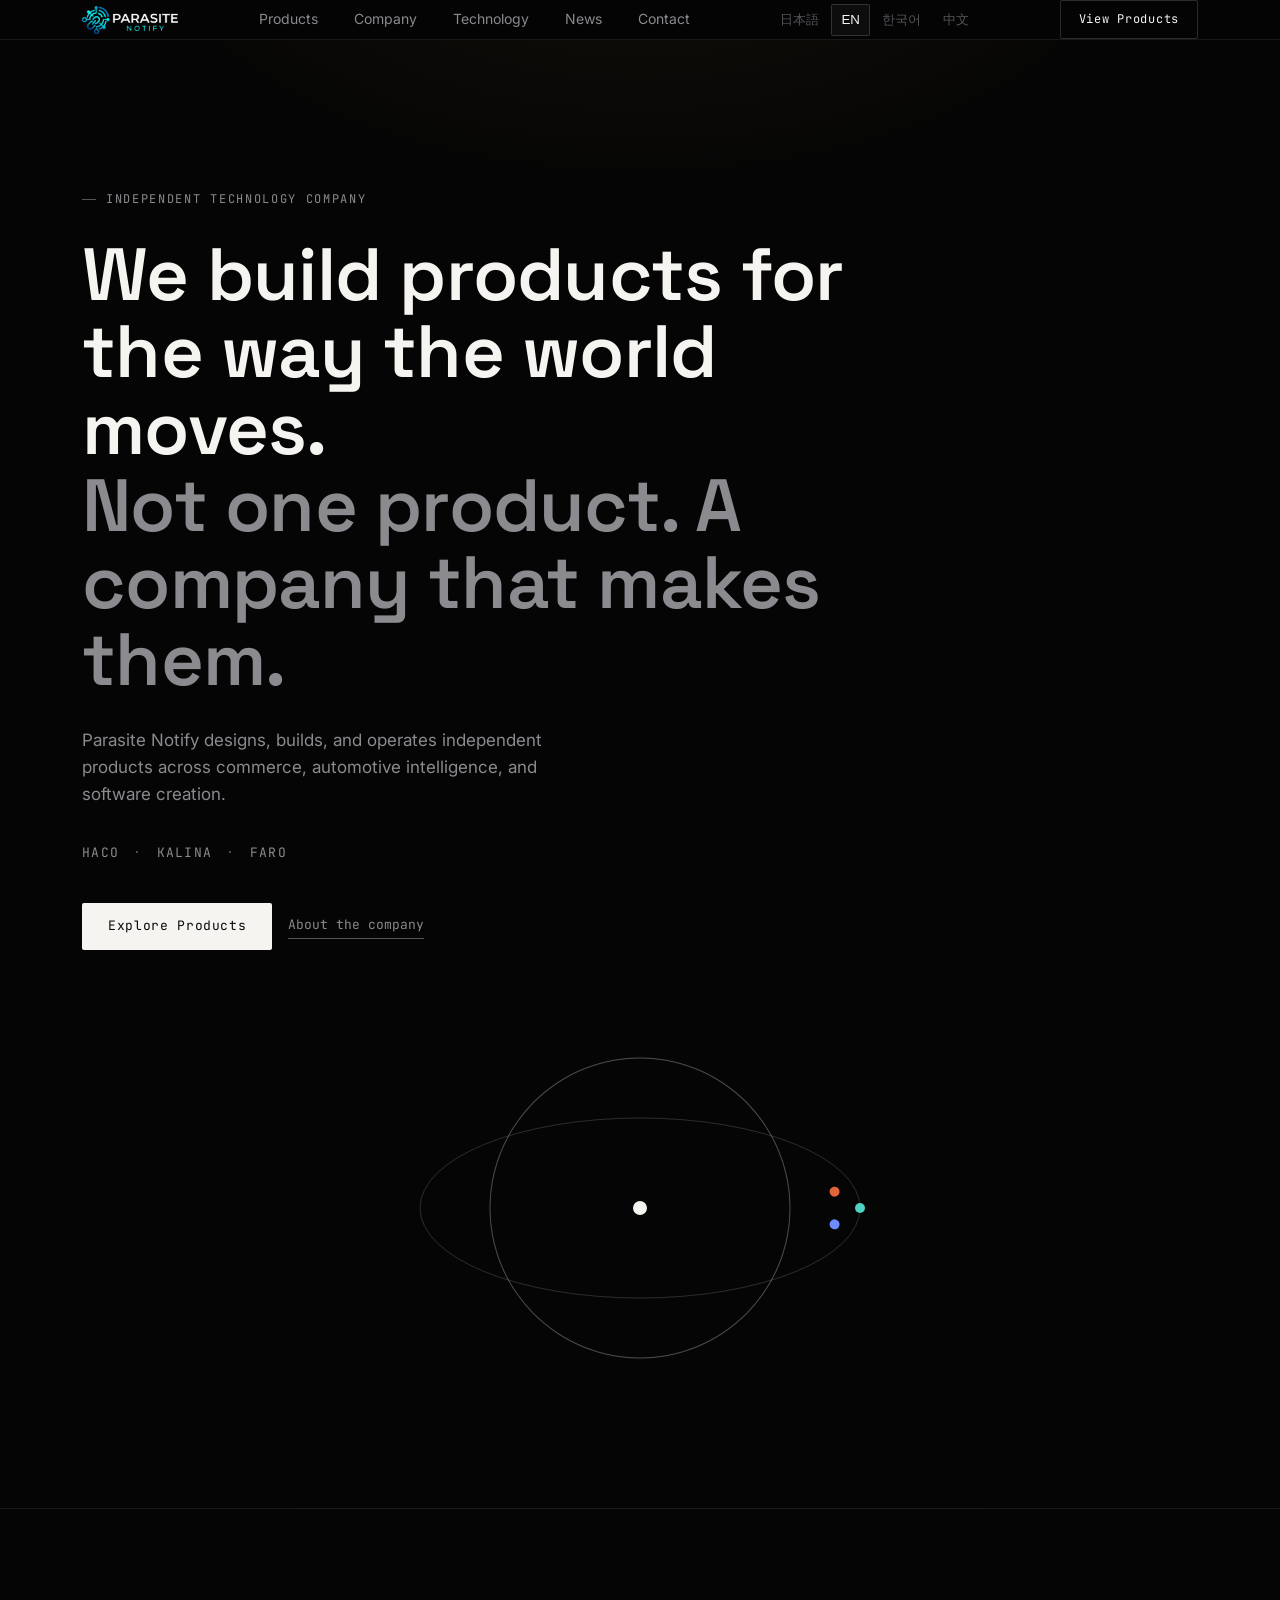
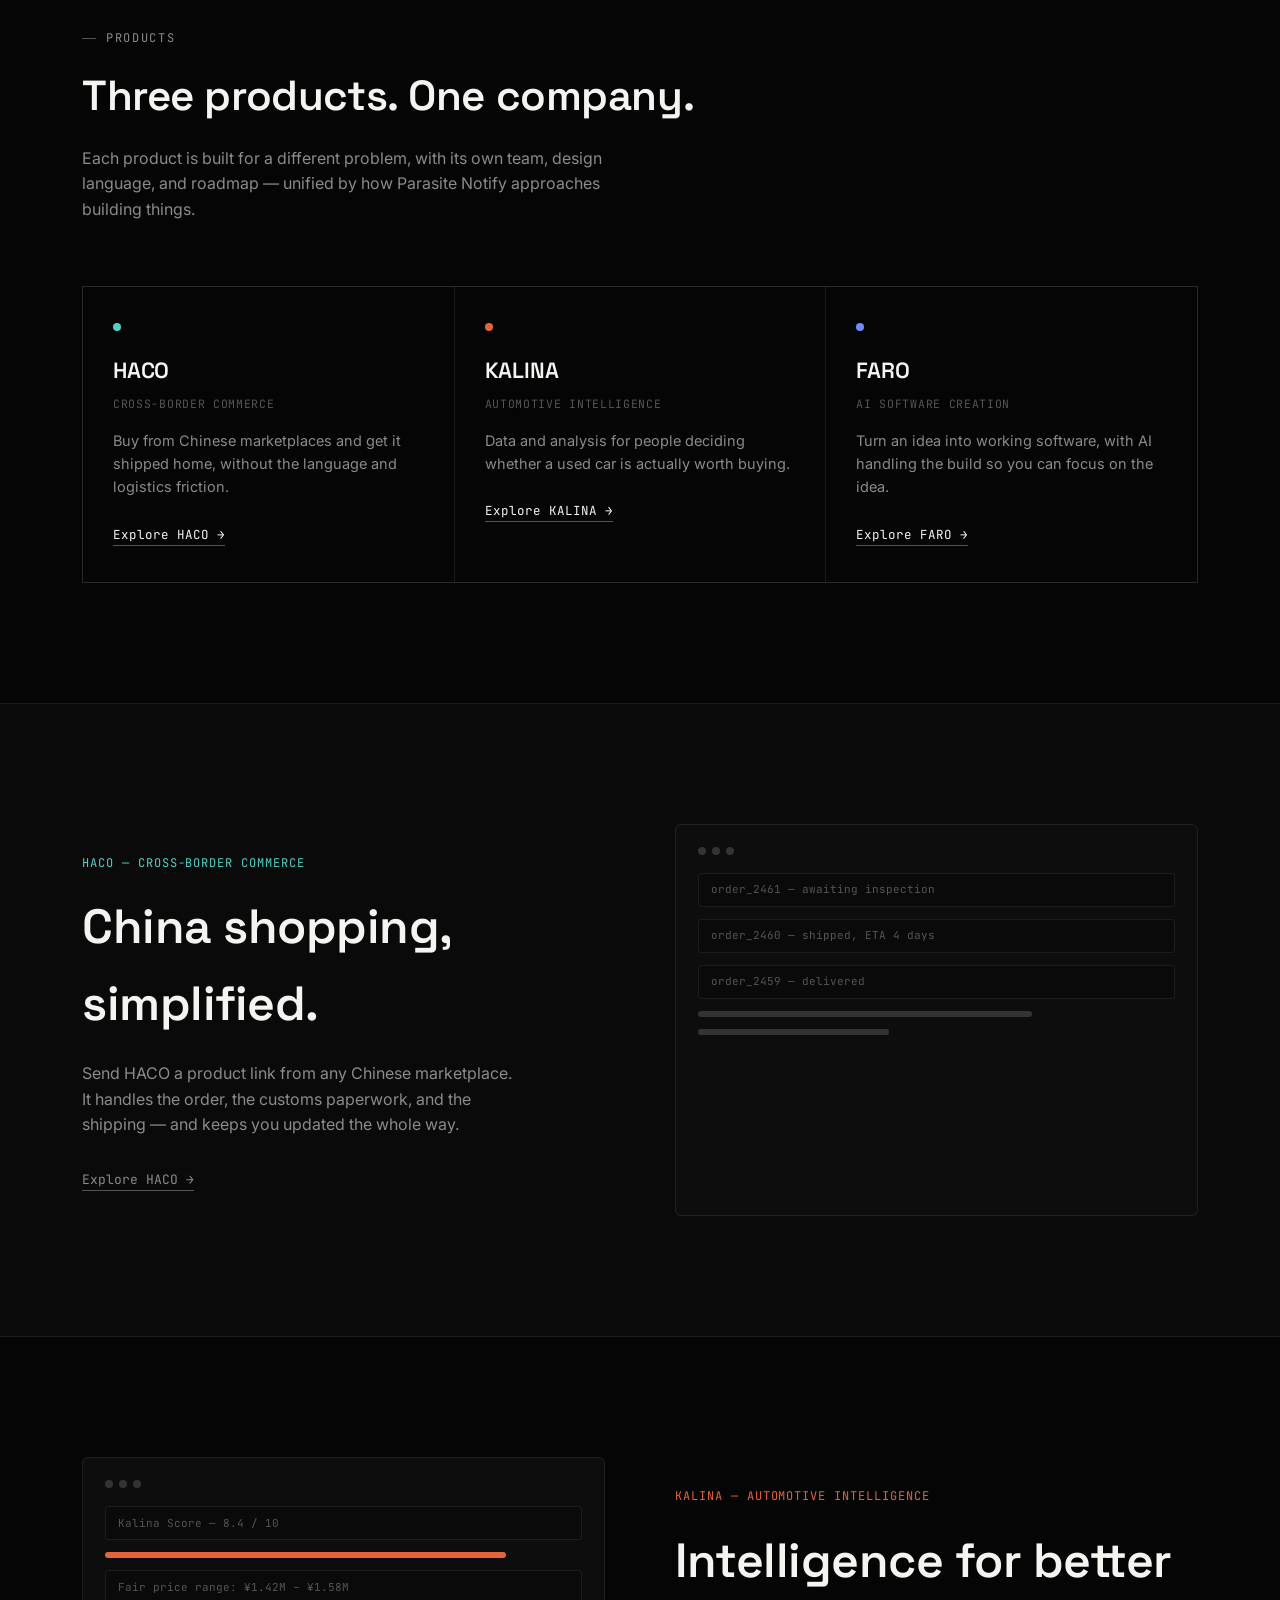
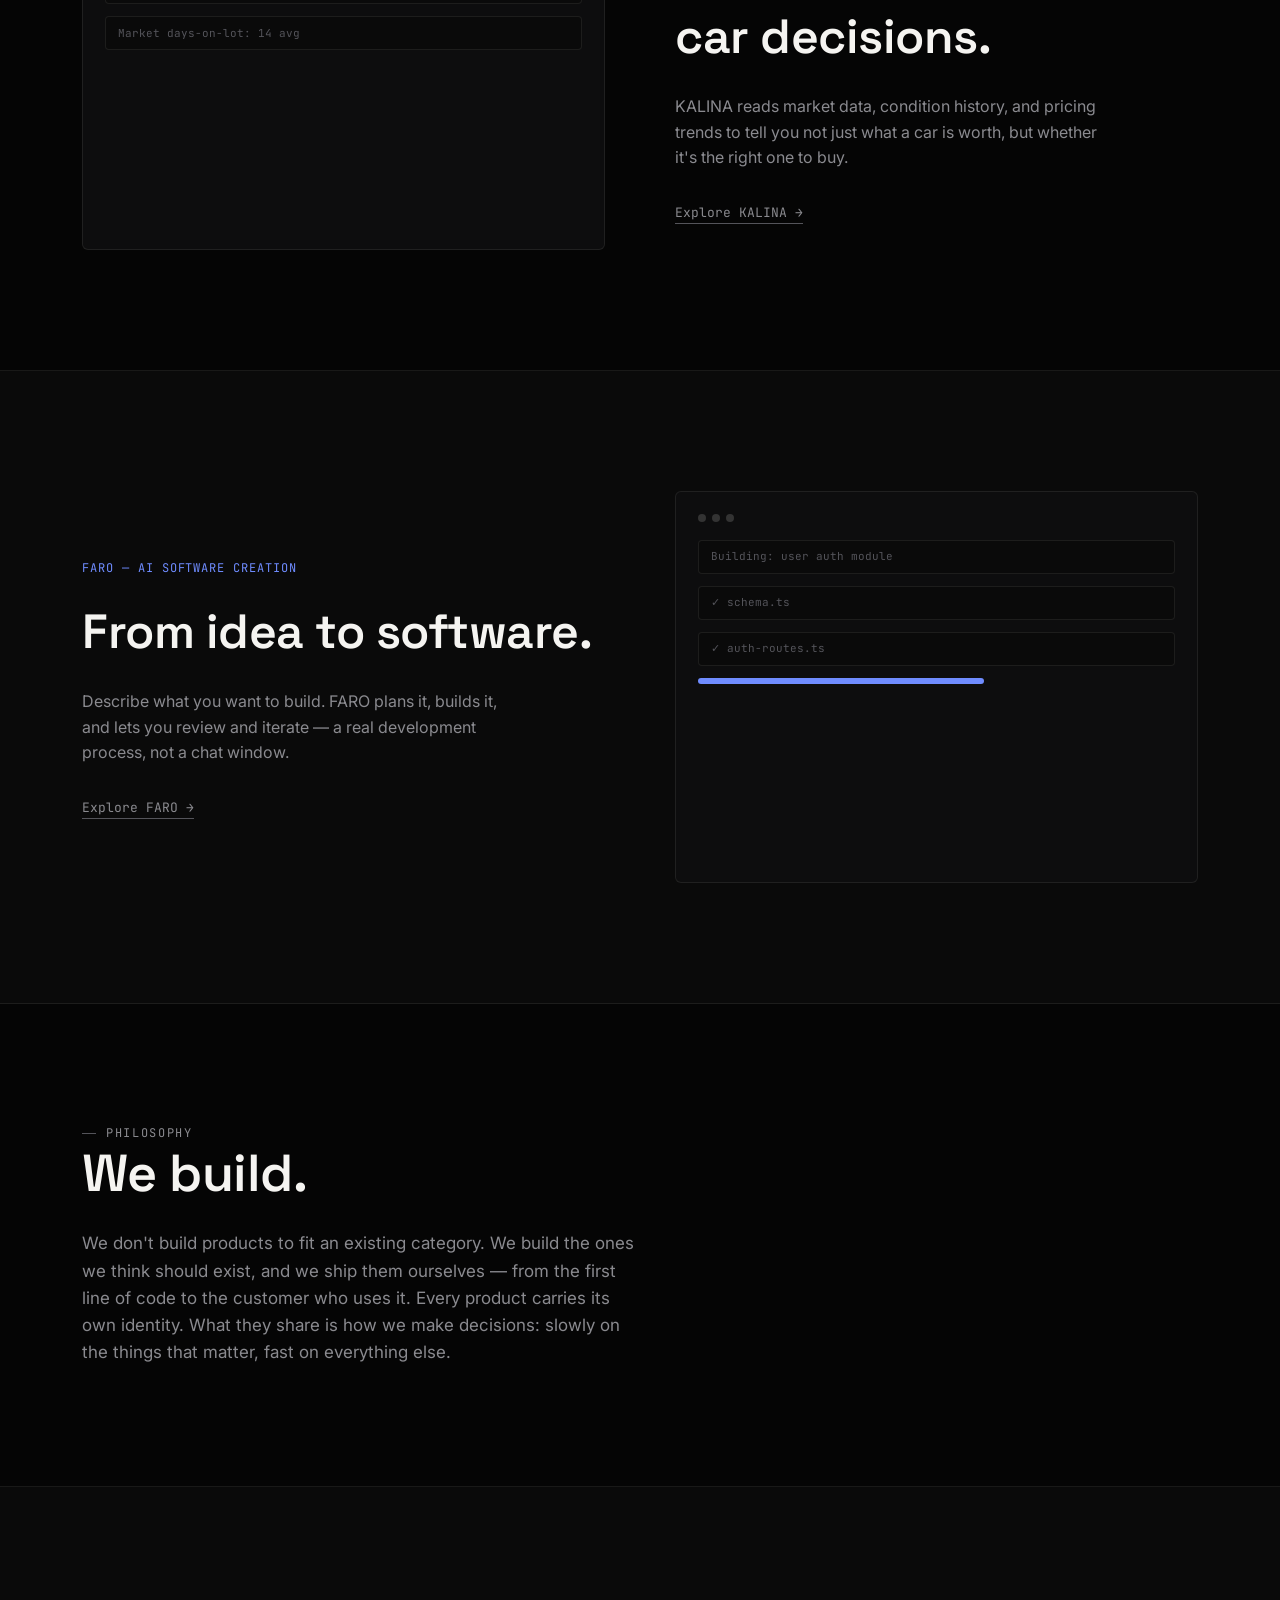
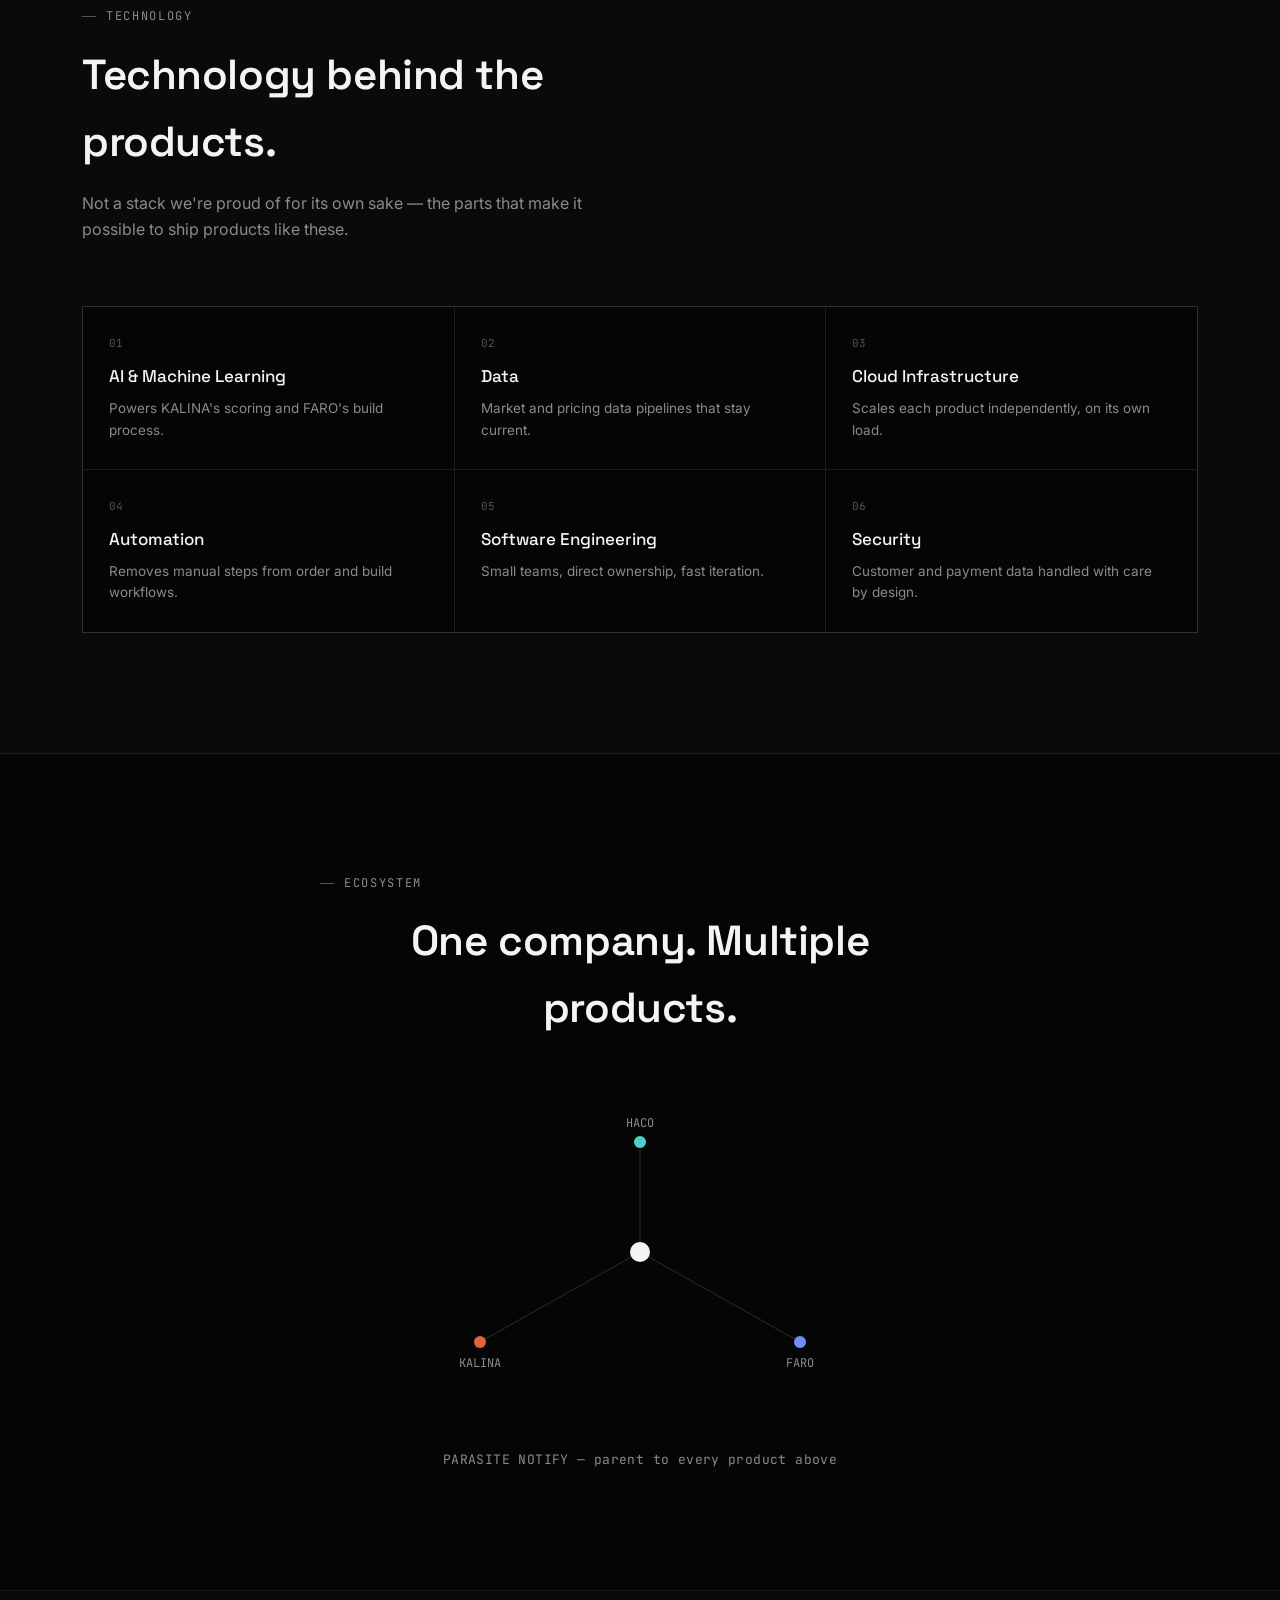
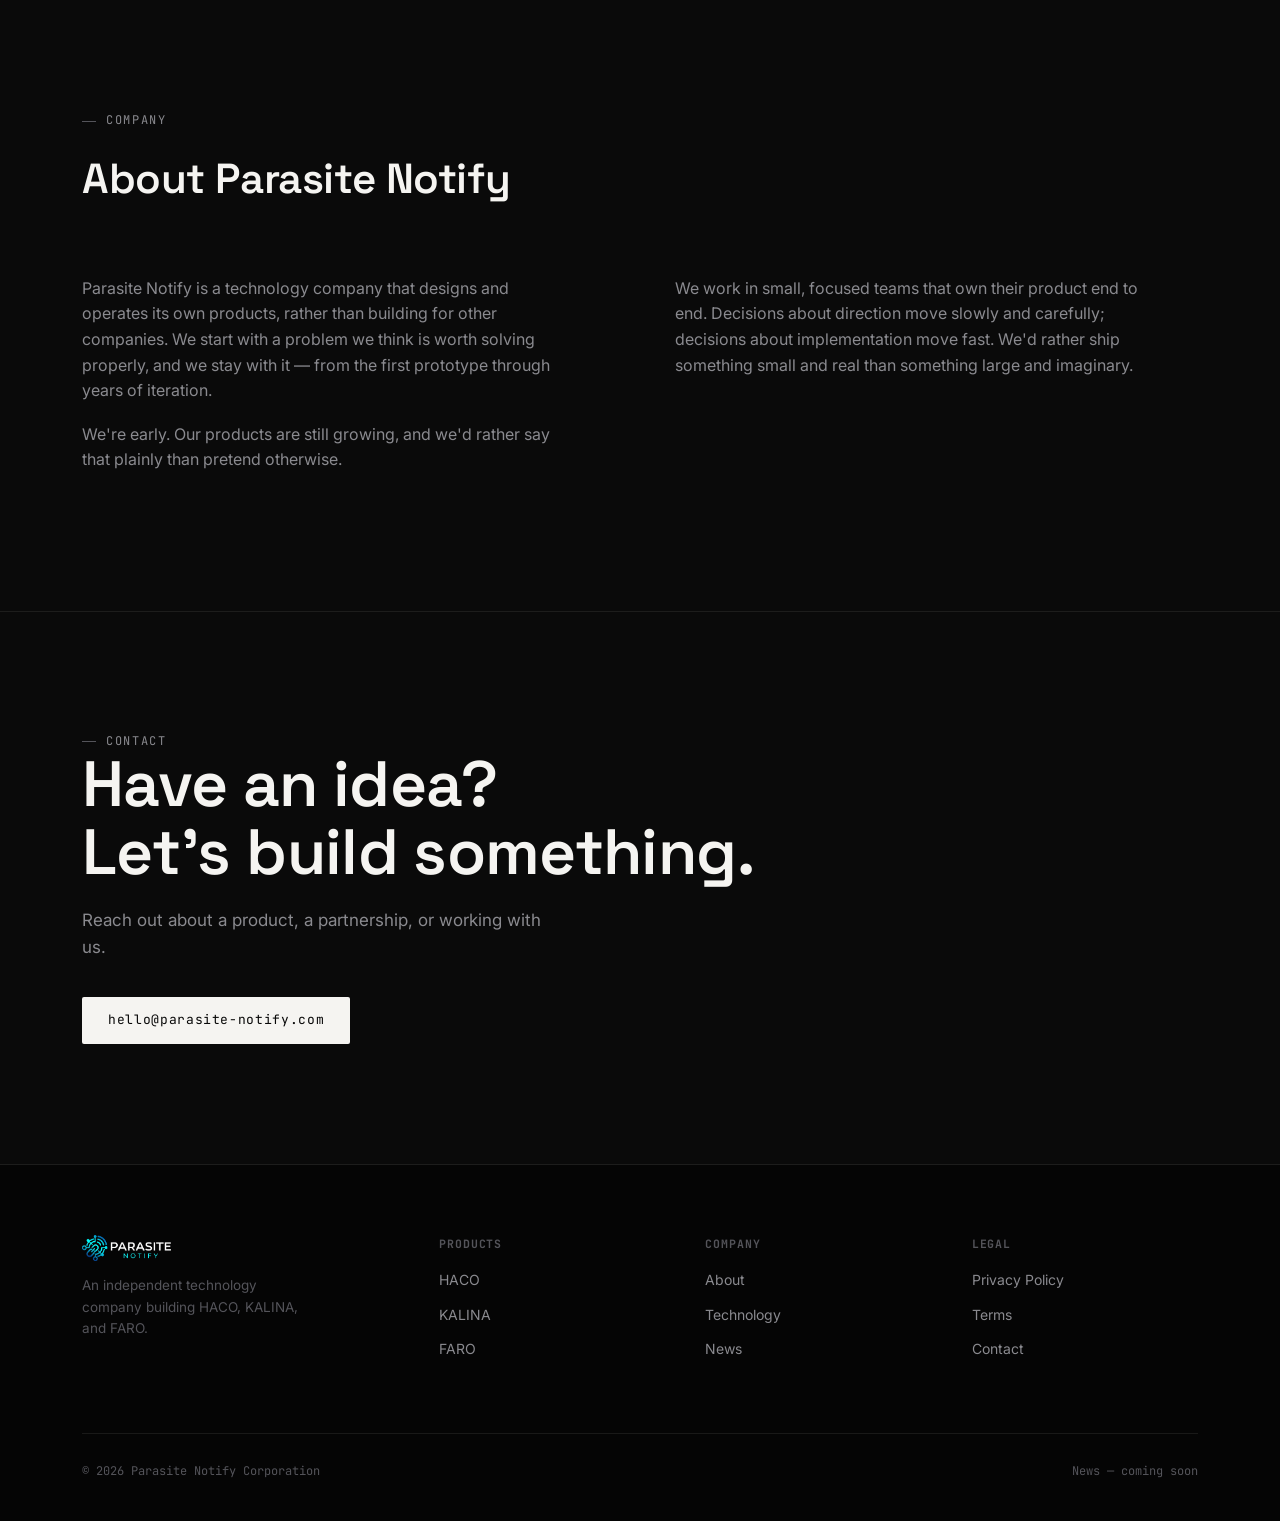
<file: index.html>
<!DOCTYPE html>
<html lang="en">
<head>
<meta charset="UTF-8">
<meta name="viewport" content="width=device-width, initial-scale=1.0">
<title>Parasite Notify Corporation | Independent Technology Company</title>
<meta name="description" content="Parasite Notify builds independent products — HACO, KALINA, FARO — across commerce, automotive intelligence, and software creation.">
<link rel="icon" type="image/png" href="MARK.png">
<link rel="apple-touch-icon" href="MARK.png">
<link rel="preconnect" href="https://fonts.googleapis.com">
<link rel="preconnect" href="https://fonts.gstatic.com" crossorigin>
<link href="https://fonts.googleapis.com/css2?family=Space+Grotesk:wght@400;500;600;700&family=Inter:wght@400;500;600&family=JetBrains+Mono:wght@400;500&display=swap" rel="stylesheet">
<style>
  :root{
    --bg-0:#050505;
    --bg-1:#0a0a0a;
    --bg-2:#0d0d0e;
    --line:rgba(245,244,241,0.08);
    --line-strong:rgba(245,244,241,0.16);
    --ink:#f5f4f1;
    --ink-dim:#8a8a8f;
    --ink-faint:#54545a;
    --pn:#e8a33d;
    --haco:#4fd1c5;
    --kalina:#e2643b;
    --faro:#6f8cff;
    --display:'Space Grotesk',sans-serif;
    --body:'Inter',sans-serif;
    --mono:'JetBrains Mono',monospace;
  }
  *{margin:0;padding:0;box-sizing:border-box;}
  html{scroll-behavior:smooth;}
  body{
    background:var(--bg-0);
    color:var(--ink);
    font-family:var(--body);
    font-size:16px;
    line-height:1.6;
    -webkit-font-smoothing:antialiased;
    overflow-x:hidden;
  }
  ::selection{background:var(--pn);color:#050505;}
  a{color:inherit;text-decoration:none;}
  img{max-width:100%;display:block;}
  .wrap{max-width:1180px;margin:0 auto;padding:0 32px;}
  .eyebrow{
    font-family:var(--mono);
    font-size:12px;
    letter-spacing:0.14em;
    text-transform:uppercase;
    color:var(--ink-dim);
    display:flex;align-items:center;gap:10px;
  }
  .eyebrow::before{content:'';width:14px;height:1px;background:var(--ink-faint);}
  h1,h2,h3{font-family:var(--display);font-weight:600;letter-spacing:-0.01em;}
  .reveal{opacity:0;transform:translateY(24px);transition:opacity .8s cubic-bezier(.2,.7,.2,1),transform .8s cubic-bezier(.2,.7,.2,1);}
  .reveal.in{opacity:1;transform:translateY(0);}

  /* ---------- NAV ---------- */
  header{
    position:sticky;top:0;z-index:100;
    background:rgba(5,5,5,0.72);
    backdrop-filter:blur(14px);
    border-bottom:1px solid var(--line);
  }
  nav{
    display:flex;align-items:center;justify-content:space-between;
    padding:20px 32px;max-width:1180px;margin:0 auto;
  }
  .logo{font-family:var(--display);font-weight:700;font-size:15px;letter-spacing:0.02em;display:flex;align-items:center;}
  .logo img{height:28px;width:auto;display:block;}
  .foot-col .logo img{height:26px;}
  .nav-links{display:flex;gap:36px;font-size:14px;color:var(--ink-dim);}
  .nav-links a{transition:color .25s ease;}
  .nav-links a:hover{color:var(--ink);}
  .nav-cta{
    font-family:var(--mono);font-size:12px;letter-spacing:0.06em;
    border:1px solid var(--line-strong);padding:9px 18px;border-radius:2px;
    transition:border-color .25s ease,background .25s ease;
  }
  .nav-cta:hover{border-color:var(--ink);background:rgba(245,244,241,0.04);}
  .lang-switch{display:flex;gap:2px;font-family:var(--mono);font-size:11px;letter-spacing:0.04em;}
  .lang-switch button{background:none;border:1px solid transparent;color:var(--ink-faint);padding:6px 9px;border-radius:2px;cursor:pointer;transition:color .2s ease,border-color .2s ease,background .2s ease;}
  .lang-switch button:hover{color:var(--ink-dim);}
  .lang-switch button.active{color:var(--ink);border-color:var(--line-strong);background:rgba(245,244,241,0.04);}
  .mobile-menu .lang-switch{padding:16px 32px;gap:8px;border-bottom:1px solid var(--line);}
  .mobile-menu .lang-switch button{padding:8px 12px;border:1px solid var(--line-strong);}
  .burger{display:none;width:22px;height:16px;position:relative;cursor:pointer;background:none;border:0;}
  .burger span{position:absolute;left:0;width:100%;height:1px;background:var(--ink);transition:all .3s ease;}
  .burger span:nth-child(1){top:0;} .burger span:nth-child(2){top:7px;} .burger span:nth-child(3){top:14px;}
  .mobile-menu{display:none;flex-direction:column;gap:0;border-top:1px solid var(--line);}
  .mobile-menu a{padding:18px 32px;border-bottom:1px solid var(--line);font-size:15px;color:var(--ink-dim);}
  .mobile-menu.open{display:flex;}

  /* ---------- HERO ---------- */
  .hero{
    padding:150px 0 110px;
    position:relative;
    background:radial-gradient(ellipse 900px 500px at 50% -10%, rgba(232,163,61,0.07), transparent 60%);
    border-bottom:1px solid var(--line);
  }
  .hero .wrap{display:flex;flex-direction:column;align-items:flex-start;gap:28px;}
  .hero h1{
    font-size:clamp(38px,6.2vw,74px);
    line-height:1.04;
    max-width:820px;
  }
  .hero h1 em{font-style:normal;color:var(--ink-dim);}
  .hero p{font-size:17px;color:var(--ink-dim);max-width:480px;}
  .hero-products{
    font-family:var(--mono);font-size:13px;letter-spacing:0.1em;color:var(--ink-faint);
    display:flex;gap:14px;text-transform:uppercase;margin-top:6px;
  }
  .hero-products span:not(.dot){color:var(--ink-dim);}
  .hero-cta{display:flex;gap:16px;margin-top:12px;align-items:center;}
  .btn-primary{
    background:var(--ink);color:#080808;font-family:var(--mono);font-size:13px;
    letter-spacing:0.05em;padding:13px 26px;border-radius:2px;transition:opacity .25s ease;
  }
  .btn-primary:hover{opacity:0.82;}
  .btn-ghost{font-family:var(--mono);font-size:13px;color:var(--ink-dim);border-bottom:1px solid var(--ink-faint);padding-bottom:2px;transition:color .25s ease,border-color .25s ease;}
  .btn-ghost:hover{color:var(--ink);border-color:var(--ink);}

  /* orbital signature */
  .orbit-wrap{width:100%;display:flex;justify-content:center;margin-top:40px;}
  .orbit-wrap svg{width:100%;max-width:640px;height:auto;}
  .orbit-ring{fill:none;stroke:var(--line-strong);stroke-width:1;}
  .orbit-node{filter:none;}
  .orbit-core{fill:var(--ink);}
  .spin-slow{animation:spin 46s linear infinite;transform-origin:320px 190px;}
  .spin-slow-rev{animation:spin 60s linear infinite reverse;transform-origin:320px 190px;}
  .spin-slower{animation:spin 74s linear infinite;transform-origin:320px 190px;}
  @keyframes spin{from{transform:rotate(0deg)}to{transform:rotate(360deg)}}
  @media (prefers-reduced-motion:reduce){.spin-slow,.spin-slow-rev,.spin-slower{animation:none;}}

  /* ---------- SECTION GENERIC ---------- */
  section{padding:120px 0;border-bottom:1px solid var(--line);}
  section.alt{background:var(--bg-1);}
  .section-head{max-width:640px;margin-bottom:64px;}
  .section-head h2{font-size:clamp(28px,3.4vw,42px);margin-top:14px;}
  .section-head p{color:var(--ink-dim);margin-top:16px;font-size:16px;max-width:520px;}

  /* ---------- PRODUCTS OVERVIEW ---------- */
  .product-grid{display:grid;grid-template-columns:repeat(3,1fr);gap:1px;background:var(--line);border:1px solid var(--line);}
  .product-tile{background:var(--bg-0);padding:36px 30px;transition:background .3s ease;position:relative;}
  .product-tile:hover{background:var(--bg-2);}
  .product-tile .dot{width:8px;height:8px;border-radius:50%;margin-bottom:22px;}
  .product-tile .haco-dot{background:var(--haco);} .product-tile .kalina-dot{background:var(--kalina);} .product-tile .faro-dot{background:var(--faro);}
  .product-tile h3{font-size:22px;margin-bottom:6px;}
  .product-tile .cat{font-family:var(--mono);font-size:11.5px;color:var(--ink-faint);letter-spacing:0.06em;text-transform:uppercase;margin-bottom:16px;}
  .product-tile p{color:var(--ink-dim);font-size:14.5px;margin-bottom:22px;}
  .product-tile a{font-family:var(--mono);font-size:12.5px;color:var(--ink);border-bottom:1px solid var(--ink-faint);padding-bottom:2px;}

  /* ---------- SHOWCASE (alternating) ---------- */
  .showcase{display:grid;grid-template-columns:1fr 1fr;gap:70px;align-items:center;}
  .showcase.reverse .showcase-copy{order:2;}
  .showcase.reverse .showcase-visual{order:1;}
  .showcase-copy .cat{font-family:var(--mono);font-size:12px;letter-spacing:0.08em;text-transform:uppercase;margin-bottom:16px;display:inline-block;}
  .showcase-copy h3{font-size:clamp(30px,4vw,48px);margin-bottom:18px;}
  .showcase-copy p{color:var(--ink-dim);font-size:16px;max-width:440px;margin-bottom:28px;}
  .showcase-visual{
    border:1px solid var(--line);border-radius:6px;overflow:hidden;
    background:var(--bg-2);aspect-ratio:4/3;position:relative;
  }
  .mock-ui{position:absolute;inset:0;padding:22px;display:flex;flex-direction:column;gap:12px;font-family:var(--mono);font-size:11px;color:var(--ink-faint);}
  .mock-topbar{display:flex;gap:6px;margin-bottom:6px;}
  .mock-dot{width:8px;height:8px;border-radius:50%;background:var(--line-strong);}
  .mock-row{height:34px;border:1px solid var(--line);border-radius:4px;display:flex;align-items:center;padding:0 12px;background:var(--bg-1);}
  .mock-bar{height:6px;border-radius:3px;background:var(--line-strong);}

  + section.alt + section:not(.alt) {}

  /* ---------- PHILOSOPHY ---------- */
  .philosophy{text-align:left;max-width:760px;}
  .philosophy h2{font-size:clamp(30px,4.4vw,52px);line-height:1.18;margin-bottom:26px;}
  .philosophy p{color:var(--ink-dim);font-size:17px;max-width:560px;}

  /* ---------- TECH ---------- */
  .tech-list{display:grid;grid-template-columns:repeat(3,1fr);gap:1px;background:var(--line);border:1px solid var(--line);}
  .tech-item{background:var(--bg-0);padding:28px 26px;}
  .tech-item .n{font-family:var(--mono);font-size:11px;color:var(--ink-faint);margin-bottom:10px;}
  .tech-item h4{font-size:17px;font-weight:500;margin-bottom:8px;font-family:var(--display);}
  .tech-item p{font-size:13.5px;color:var(--ink-dim);}

  /* ---------- ECOSYSTEM ---------- */
  .ecosystem{text-align:center;}
  .ecosystem .section-head{margin:0 auto 40px;text-align:center;}
  .eco-visual{display:flex;justify-content:center;}
  .eco-visual svg{width:100%;max-width:560px;height:auto;}
  .eco-caption{font-family:var(--mono);font-size:13px;color:var(--ink-dim);margin-top:28px;letter-spacing:0.03em;}

  /* ---------- COMPANY ---------- */
  .company-grid{display:grid;grid-template-columns:1fr 1fr;gap:70px;}
  .company-grid p{color:var(--ink-dim);font-size:16px;margin-bottom:18px;max-width:480px;}

  /* ---------- CONTACT ---------- */
  .contact{text-align:left;}
  .contact h2{font-size:clamp(34px,5.4vw,64px);line-height:1.06;max-width:760px;}
  .contact p{color:var(--ink-dim);margin-top:20px;font-size:17px;max-width:460px;}
  .contact .hero-cta{margin-top:36px;}

  /* ---------- FOOTER ---------- */
  footer{padding:70px 0 40px;}
  .foot-grid{display:grid;grid-template-columns:1.4fr 1fr 1fr 1fr;gap:40px;margin-bottom:60px;}
  .foot-col .logo{margin-bottom:14px;}
  .foot-col p{color:var(--ink-faint);font-size:13.5px;max-width:220px;}
  .foot-col h5{font-family:var(--mono);font-size:11.5px;letter-spacing:0.08em;text-transform:uppercase;color:var(--ink-faint);margin-bottom:16px;}
  .foot-col a{display:block;font-size:14px;color:var(--ink-dim);margin-bottom:12px;transition:color .2s ease;}
  .foot-col a:hover{color:var(--ink);}
  .foot-bottom{display:flex;justify-content:space-between;align-items:center;padding-top:28px;border-top:1px solid var(--line);font-family:var(--mono);font-size:12px;color:var(--ink-faint);flex-wrap:wrap;gap:14px;}

  @media (max-width:860px){
    .nav-links{display:none;}
    .burger{display:block;}
    .product-grid{grid-template-columns:1fr;}
    .showcase,.showcase.reverse{grid-template-columns:1fr;gap:36px;}
    .showcase.reverse .showcase-copy,.showcase.reverse .showcase-visual{order:0;}
    .tech-list{grid-template-columns:1fr;}
    .company-grid{grid-template-columns:1fr;gap:36px;}
    .foot-grid{grid-template-columns:1fr 1fr;gap:36px;}
    section{padding:80px 0;}
    .hero{padding:110px 0 70px;}
  }
</style>
</head>
<body>

<header>
  <nav class="wrap">
    <a href="index.html" class="logo"><img src="full-logo.png" alt="Parasite Notify"></a>
    <div class="nav-links">
      <a href="#products" data-i18n="nav.products">Products</a>
      <a href="#company" data-i18n="nav.company">Company</a>
      <a href="#technology" data-i18n="nav.technology">Technology</a>
      <a href="#news" data-i18n="nav.news">News</a>
      <a href="#contact" data-i18n="nav.contact">Contact</a>
    </div>
    <div class="lang-switch">
      <button data-lang="ja">日本語</button>
      <button data-lang="en">EN</button>
      <button data-lang="ko">한국어</button>
      <button data-lang="zh">中文</button>
    </div>
    <a href="#products" class="nav-cta" data-i18n="nav.viewProducts">View Products</a>
    <button class="burger" id="burger" aria-label="Menu"><span></span><span></span><span></span></button>
  </nav>
  <div class="mobile-menu" id="mobileMenu">
    <div class="lang-switch">
      <button data-lang="ja">日本語</button>
      <button data-lang="en">EN</button>
      <button data-lang="ko">한국어</button>
      <button data-lang="zh">中文</button>
    </div>
    <a href="#products" data-i18n="nav.products">Products</a>
    <a href="#company" data-i18n="nav.company">Company</a>
    <a href="#technology" data-i18n="nav.technology">Technology</a>
    <a href="#news" data-i18n="nav.news">News</a>
    <a href="#contact" data-i18n="nav.contact">Contact</a>
  </div>
</header>

<!-- 01 HERO -->
<section class="hero">
  <div class="wrap">
    <div class="eyebrow" data-i18n="home.eyebrow">Independent Technology Company</div>
    <h1 class="reveal"><span data-i18n="home.heroTitle1">We build products for the way the world moves.</span><br><em data-i18n="home.heroTitle2">Not one product. A company that makes them.</em></h1>
    <p class="reveal" data-i18n="home.heroDesc">Parasite Notify designs, builds, and operates independent products across commerce, automotive intelligence, and software creation.</p>
    <div class="hero-products reveal">
      <span>HACO</span><span class="dot">·</span><span>KALINA</span><span class="dot">·</span><span>FARO</span>
    </div>
    <div class="hero-cta reveal">
      <a href="#products" class="btn-primary" data-i18n="home.exploreProducts">Explore Products</a>
      <a href="#company" class="btn-ghost" data-i18n="home.aboutCompany">About the company</a>
    </div>
    <div class="orbit-wrap reveal">
      <svg viewBox="0 0 640 380">
        <ellipse class="orbit-ring" cx="320" cy="190" rx="220" ry="90"/>
        <ellipse class="orbit-ring" cx="320" cy="190" rx="150" ry="150" transform="rotate(35 320 190)"/>
        <ellipse class="orbit-ring" cx="320" cy="190" rx="150" ry="150" transform="rotate(-35 320 190)"/>
        <circle class="orbit-core" cx="320" cy="190" r="7"/>
        <g class="spin-slow"><circle cx="540" cy="190" r="5" fill="#4fd1c5"/></g>
        <g class="spin-slow-rev"><circle cx="470" cy="65" r="5" fill="#e2643b" transform="rotate(35 320 190)"/></g>
        <g class="spin-slower"><circle cx="470" cy="315" r="5" fill="#6f8cff" transform="rotate(-35 320 190)"/></g>
      </svg>
    </div>
  </div>
</section>

<!-- 02 PRODUCTS -->
<section id="products">
  <div class="wrap">
    <div class="section-head reveal">
      <div class="eyebrow" data-i18n="nav.products">Products</div>
      <h2 data-i18n="home.productsTitle">Three products. One company.</h2>
      <p data-i18n="home.productsDesc">Each product is built for a different problem, with its own team, design language, and roadmap — unified by how Parasite Notify approaches building things.</p>
    </div>
    <div class="product-grid reveal">
      <div class="product-tile">
        <div class="dot haco-dot"></div>
        <h3>HACO</h3>
        <div class="cat" data-i18n="home.hacoCat">Cross-border Commerce</div>
        <p data-i18n="home.hacoTileDesc">Buy from Chinese marketplaces and get it shipped home, without the language and logistics friction.</p>
        <a href="haco.html" data-i18n="home.hacoExplore">Explore HACO →</a>
      </div>
      <div class="product-tile">
        <div class="dot kalina-dot"></div>
        <h3>KALINA</h3>
        <div class="cat" data-i18n="home.kalinaCat">Automotive Intelligence</div>
        <p data-i18n="home.kalinaTileDesc">Data and analysis for people deciding whether a used car is actually worth buying.</p>
        <a href="kalina.html" data-i18n="home.kalinaExplore">Explore KALINA →</a>
      </div>
      <div class="product-tile">
        <div class="dot faro-dot"></div>
        <h3>FARO</h3>
        <div class="cat" data-i18n="home.faroCat">AI Software Creation</div>
        <p data-i18n="home.faroTileDesc">Turn an idea into working software, with AI handling the build so you can focus on the idea.</p>
        <a href="faro.html" data-i18n="home.faroExplore">Explore FARO →</a>
      </div>
    </div>
  </div>
</section>

<!-- 03 HACO SHOWCASE -->
<section id="haco" class="alt">
  <div class="wrap">
    <div class="showcase">
      <div class="showcase-copy reveal">
        <span class="cat" style="color:var(--haco)" data-i18n="home.hacoShowcaseLabel">HACO — Cross-border Commerce</span>
        <h3 data-i18n="home.hacoShowcaseTitle">China shopping, simplified.</h3>
        <p data-i18n="home.hacoShowcaseDesc">Send HACO a product link from any Chinese marketplace. It handles the order, the customs paperwork, and the shipping — and keeps you updated the whole way.</p>
        <a href="haco.html" class="btn-ghost" data-i18n="home.hacoExplore">Explore HACO →</a>
      </div>
      <div class="showcase-visual reveal">
        <div class="mock-ui">
          <div class="mock-topbar"><div class="mock-dot"></div><div class="mock-dot"></div><div class="mock-dot"></div></div>
          <div class="mock-row">order_2461 — awaiting inspection</div>
          <div class="mock-row">order_2460 — shipped, ETA 4 days</div>
          <div class="mock-row">order_2459 — delivered</div>
          <div class="mock-bar" style="width:70%"></div>
          <div class="mock-bar" style="width:40%"></div>
        </div>
      </div>
    </div>
  </div>
</section>

<!-- 04 KALINA SHOWCASE -->
<section id="kalina">
  <div class="wrap">
    <div class="showcase reverse">
      <div class="showcase-copy reveal">
        <span class="cat" style="color:var(--kalina)" data-i18n="home.kalinaShowcaseLabel">KALINA — Automotive Intelligence</span>
        <h3 data-i18n="home.kalinaShowcaseTitle">Intelligence for better car decisions.</h3>
        <p data-i18n="home.kalinaShowcaseDesc">KALINA reads market data, condition history, and pricing trends to tell you not just what a car is worth, but whether it's the right one to buy.</p>
        <a href="kalina.html" class="btn-ghost" data-i18n="home.kalinaExplore">Explore KALINA →</a>
      </div>
      <div class="showcase-visual reveal">
        <div class="mock-ui">
          <div class="mock-topbar"><div class="mock-dot"></div><div class="mock-dot"></div><div class="mock-dot"></div></div>
          <div class="mock-row">Kalina Score — 8.4 / 10</div>
          <div class="mock-bar" style="width:84%;background:var(--kalina)"></div>
          <div class="mock-row">Fair price range: ¥1.42M – ¥1.58M</div>
          <div class="mock-row">Market days-on-lot: 14 avg</div>
        </div>
      </div>
    </div>
  </div>
</section>

<!-- 05 FARO SHOWCASE -->
<section id="faro" class="alt">
  <div class="wrap">
    <div class="showcase">
      <div class="showcase-copy reveal">
        <span class="cat" style="color:var(--faro)" data-i18n="home.faroShowcaseLabel">FARO — AI Software Creation</span>
        <h3 data-i18n="home.faroShowcaseTitle">From idea to software.</h3>
        <p data-i18n="home.faroShowcaseDesc">Describe what you want to build. FARO plans it, builds it, and lets you review and iterate — a real development process, not a chat window.</p>
        <a href="faro.html" class="btn-ghost" data-i18n="home.faroExplore">Explore FARO →</a>
      </div>
      <div class="showcase-visual reveal">
        <div class="mock-ui">
          <div class="mock-topbar"><div class="mock-dot"></div><div class="mock-dot"></div><div class="mock-dot"></div></div>
          <div class="mock-row">Building: user auth module</div>
          <div class="mock-row">✓ schema.ts</div>
          <div class="mock-row">✓ auth-routes.ts</div>
          <div class="mock-bar" style="width:60%;background:var(--faro)"></div>
        </div>
      </div>
    </div>
  </div>
</section>

<!-- 06 PHILOSOPHY -->
<section>
  <div class="wrap">
    <div class="philosophy reveal">
      <div class="eyebrow" data-i18n="home.philosophyEyebrow">Philosophy</div>
      <h2 data-i18n="home.philosophyTitle">We build.</h2>
      <p data-i18n="home.philosophyDesc">We don't build products to fit an existing category. We build the ones we think should exist, and we ship them ourselves — from the first line of code to the customer who uses it. Every product carries its own identity. What they share is how we make decisions: slowly on the things that matter, fast on everything else.</p>
    </div>
  </div>
</section>

<!-- 07 TECHNOLOGY -->
<section id="technology" class="alt">
  <div class="wrap">
    <div class="section-head reveal">
      <div class="eyebrow" data-i18n="home.techEyebrow">Technology</div>
      <h2 data-i18n="home.techTitle">Technology behind the products.</h2>
      <p data-i18n="home.techDesc">Not a stack we're proud of for its own sake — the parts that make it possible to ship products like these.</p>
    </div>
    <div class="tech-list reveal">
      <div class="tech-item"><div class="n">01</div><h4 data-i18n="home.tech1Title">AI &amp; Machine Learning</h4><p data-i18n="home.tech1Desc">Powers KALINA's scoring and FARO's build process.</p></div>
      <div class="tech-item"><div class="n">02</div><h4 data-i18n="home.tech2Title">Data</h4><p data-i18n="home.tech2Desc">Market and pricing data pipelines that stay current.</p></div>
      <div class="tech-item"><div class="n">03</div><h4 data-i18n="home.tech3Title">Cloud Infrastructure</h4><p data-i18n="home.tech3Desc">Scales each product independently, on its own load.</p></div>
      <div class="tech-item"><div class="n">04</div><h4 data-i18n="home.tech4Title">Automation</h4><p data-i18n="home.tech4Desc">Removes manual steps from order and build workflows.</p></div>
      <div class="tech-item"><div class="n">05</div><h4 data-i18n="home.tech5Title">Software Engineering</h4><p data-i18n="home.tech5Desc">Small teams, direct ownership, fast iteration.</p></div>
      <div class="tech-item"><div class="n">06</div><h4 data-i18n="home.tech6Title">Security</h4><p data-i18n="home.tech6Desc">Customer and payment data handled with care by design.</p></div>
    </div>
  </div>
</section>

<!-- 08 ECOSYSTEM -->
<section class="ecosystem">
  <div class="wrap">
    <div class="section-head reveal">
      <div class="eyebrow" data-i18n="home.ecosystemEyebrow">Ecosystem</div>
      <h2 data-i18n="home.ecosystemTitle">One company. Multiple products.</h2>
    </div>
    <div class="eco-visual reveal">
      <svg viewBox="0 0 560 340">
        <line x1="280" y1="170" x2="280" y2="60" stroke="var(--line-strong)" stroke-width="1"/>
        <line x1="280" y1="170" x2="120" y2="260" stroke="var(--line-strong)" stroke-width="1"/>
        <line x1="280" y1="170" x2="440" y2="260" stroke="var(--line-strong)" stroke-width="1"/>
        <circle cx="280" cy="170" r="10" fill="var(--ink)"/>
        <circle cx="280" cy="60" r="6" fill="var(--haco)"/>
        <circle cx="120" cy="260" r="6" fill="var(--kalina)"/>
        <circle cx="440" cy="260" r="6" fill="var(--faro)"/>
        <text x="280" y="45" text-anchor="middle" fill="var(--ink-dim)" font-family="JetBrains Mono" font-size="12">HACO</text>
        <text x="120" y="285" text-anchor="middle" fill="var(--ink-dim)" font-family="JetBrains Mono" font-size="12">KALINA</text>
        <text x="440" y="285" text-anchor="middle" fill="var(--ink-dim)" font-family="JetBrains Mono" font-size="12">FARO</text>
      </svg>
    </div>
    <div class="eco-caption reveal" data-i18n="home.ecosystemCaption">PARASITE NOTIFY — parent to every product above</div>
  </div>
</section>

<!-- 09 COMPANY -->
<section id="company" class="alt">
  <div class="wrap">
    <div class="section-head reveal">
      <div class="eyebrow" data-i18n="home.companyEyebrow">Company</div>
      <h2 data-i18n="home.companyTitle">About Parasite Notify</h2>
    </div>
    <div class="company-grid reveal">
      <div>
        <p data-i18n="home.companyP1">Parasite Notify is a technology company that designs and operates its own products, rather than building for other companies. We start with a problem we think is worth solving properly, and we stay with it — from the first prototype through years of iteration.</p>
        <p data-i18n="home.companyP2">We're early. Our products are still growing, and we'd rather say that plainly than pretend otherwise.</p>
      </div>
      <div>
        <p data-i18n="home.companyP3">We work in small, focused teams that own their product end to end. Decisions about direction move slowly and carefully; decisions about implementation move fast. We'd rather ship something small and real than something large and imaginary.</p>
      </div>
    </div>
  </div>
</section>

<!-- 12 CONTACT -->
<section id="contact" class="alt contact">
  <div class="wrap">
    <div class="eyebrow reveal" data-i18n="home.contactEyebrow">Contact</div>
    <h2 class="reveal" data-i18n-html="home.contactTitle">Have an idea?<br>Let's build something.</h2>
    <p class="reveal" data-i18n="home.contactDesc">Reach out about a product, a partnership, or working with us.</p>
    <div class="hero-cta reveal">
      <a href="mailto:hello@parasite-notify.com" class="btn-primary">hello@parasite-notify.com</a>
    </div>
  </div>
</section>

<!-- FOOTER -->
<footer>
  <div class="wrap">
    <div class="foot-grid">
      <div class="foot-col">
        <div class="logo"><img src="full-logo.png" alt="Parasite Notify"></div>
        <p data-i18n="footer.tagline">An independent technology company building HACO, KALINA, and FARO.</p>
      </div>
      <div class="foot-col">
        <h5 data-i18n="footer.productsHeading">Products</h5>
        <a href="#haco">HACO</a>
        <a href="#kalina">KALINA</a>
        <a href="#faro">FARO</a>
      </div>
      <div class="foot-col">
        <h5 data-i18n="footer.companyHeading">Company</h5>
        <a href="#company" data-i18n="footer.about">About</a>
        <a href="#technology" data-i18n="footer.technology">Technology</a>
        <a href="#news" data-i18n="footer.news">News</a>
      </div>
      <div class="foot-col">
        <h5 data-i18n="footer.legalHeading">Legal</h5>
        <a href="#" data-i18n="footer.privacy">Privacy Policy</a>
        <a href="#" data-i18n="footer.terms">Terms</a>
        <a href="#contact" data-i18n="footer.contact">Contact</a>
      </div>
    </div>
    <div class="foot-bottom">
      <span>© 2026 Parasite Notify Corporation</span>
      <span id="news-anchor" data-i18n="footer.newsComingSoon">News — coming soon</span>
    </div>
  </div>
</footer>

<script src="i18n.js"></script>
<script>
  const burger = document.getElementById('burger');
  const menu = document.getElementById('mobileMenu');
  burger.addEventListener('click', () => menu.classList.toggle('open'));
  document.querySelectorAll('.mobile-menu a').forEach(a=>a.addEventListener('click',()=>menu.classList.remove('open')));

  const io = new IntersectionObserver((entries)=>{
    entries.forEach(e=>{ if(e.isIntersecting){ e.target.classList.add('in'); io.unobserve(e.target); } });
  },{threshold:0.15});
  document.querySelectorAll('.reveal').forEach(el=>io.observe(el));
</script>
<div id="news" style="position:relative;top:-1px;"></div>
</body>
</html>
</file>
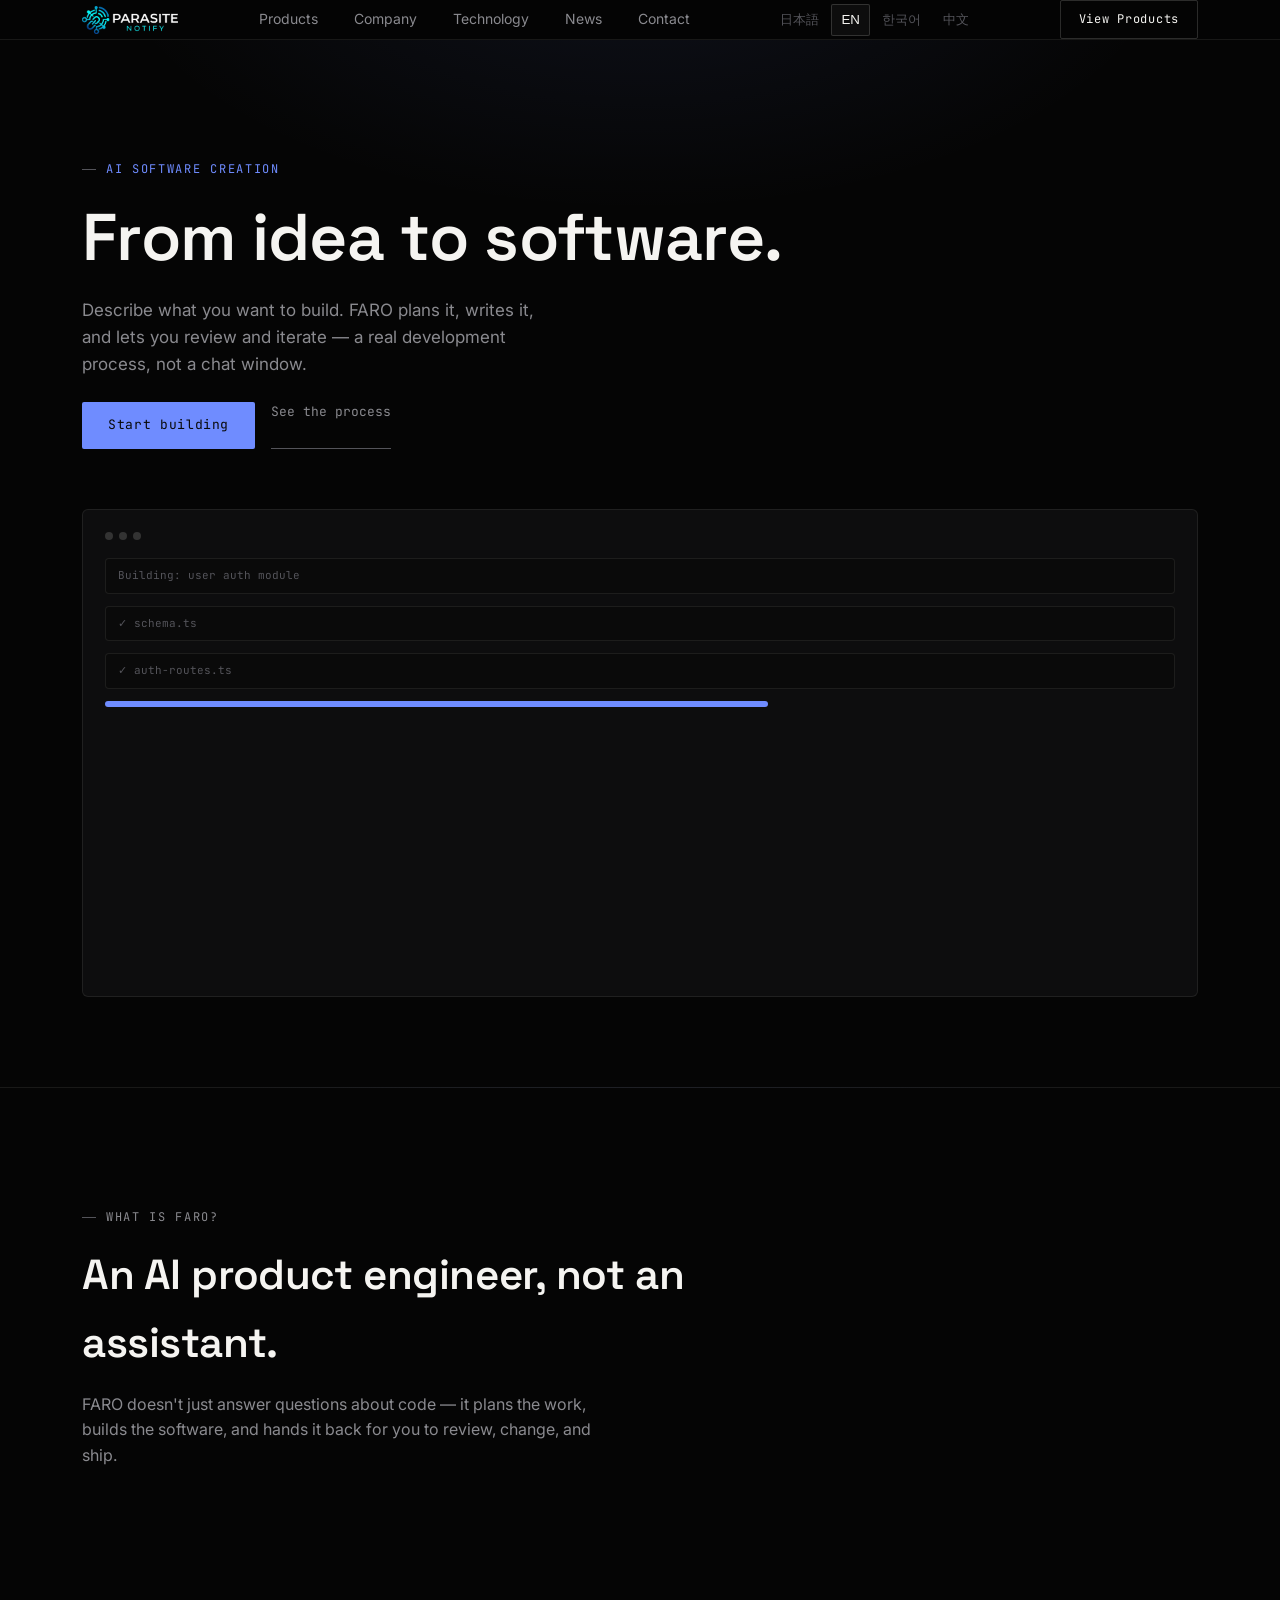
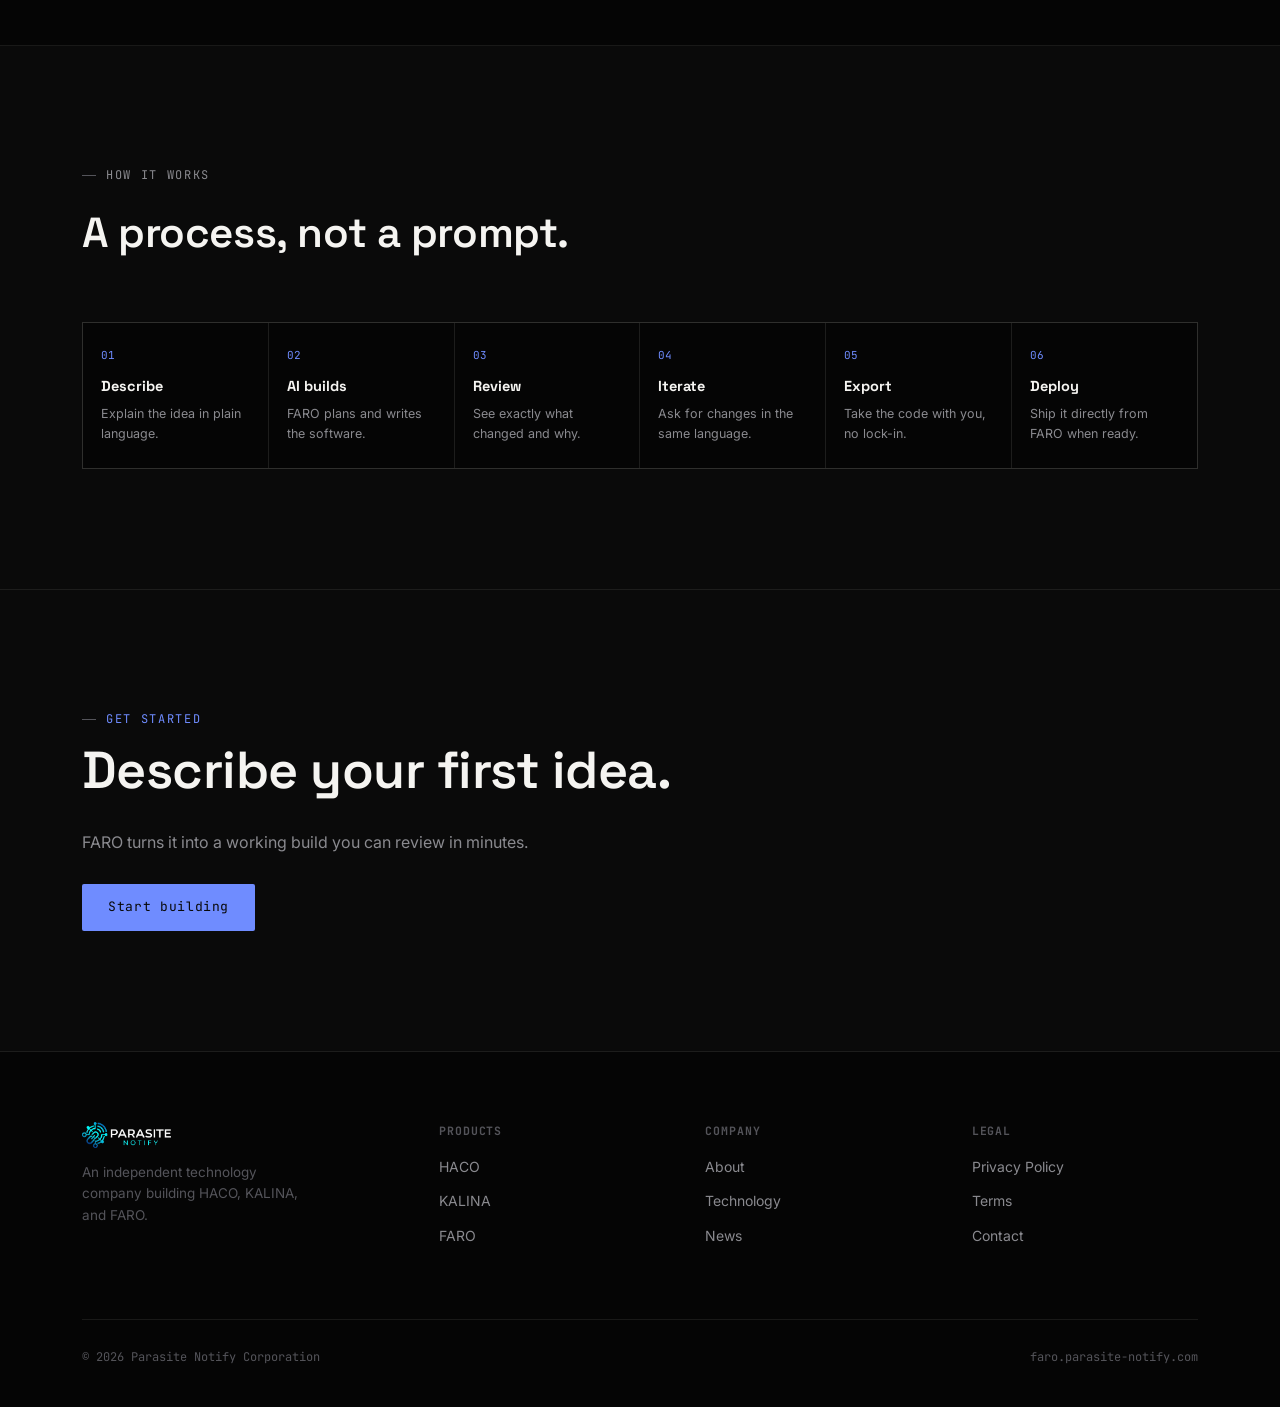
<file: faro.html>
<!DOCTYPE html>
<html lang="en">
<head>
<meta charset="UTF-8">
<meta name="viewport" content="width=device-width, initial-scale=1.0">
<title>FARO | Parasite Notify</title>
<meta name="description" content="FARO — from idea to software, with AI handling the build.">
<link rel="icon" type="image/png" sizes="32x32" href="favicon-32.png">
<link rel="icon" type="image/png" sizes="16x16" href="favicon-16.png">
<link rel="apple-touch-icon" sizes="180x180" href="favicon-180.png">
<link rel="preconnect" href="https://fonts.googleapis.com">
<link rel="preconnect" href="https://fonts.gstatic.com" crossorigin>
<link href="https://fonts.googleapis.com/css2?family=Space+Grotesk:wght@400;500;600;700&family=Inter:wght@400;500;600&family=JetBrains+Mono:wght@400;500&display=swap" rel="stylesheet">
<link rel="stylesheet" href="pn-system.css">
<style>
  :root{ --accent:var(--faro); }
  .hero{padding:120px 0 90px;background:radial-gradient(ellipse 900px 460px at 50% -10%, rgba(111,140,255,0.09), transparent 60%);border-bottom:1px solid var(--line);}
  .hero .wrap{display:flex;flex-direction:column;align-items:flex-start;gap:24px;}
  .hero-cat{color:var(--faro);}
  .hero h1{font-size:clamp(36px,6vw,66px);line-height:1.05;max-width:760px;}
  .hero p{font-size:17px;color:var(--ink-dim);max-width:480px;}
  .hero-visual{width:100%;margin-top:36px;aspect-ratio:16/7;}
  .pipeline{display:grid;grid-template-columns:repeat(6,1fr);gap:1px;background:var(--line);border:1px solid var(--line);}
  .pl-step{background:var(--bg-0);padding:24px 18px;}
  .pl-step .n{font-family:var(--mono);font-size:11px;color:var(--faro);margin-bottom:10px;}
  .pl-step h4{font-family:var(--display);font-size:14.5px;margin-bottom:6px;}
  .pl-step p{font-size:12.5px;color:var(--ink-dim);}
  .cta-final{text-align:left;}
  .cta-final h2{font-size:clamp(30px,4.6vw,52px);max-width:640px;}
  .cta-final p{color:var(--ink-dim);margin-top:18px;max-width:460px;}
  @media(max-width:860px){ .pipeline{grid-template-columns:repeat(2,1fr);} }
</style>
</head>
<body>

<header>
  <nav class="wrap">
    <a href="index.html" class="logo"><img src="full-logo.png" alt="Parasite Notify"></a>
    <div class="nav-links">
      <a href="index.html#products" data-i18n="nav.products">Products</a>
      <a href="index.html#company" data-i18n="nav.company">Company</a>
      <a href="index.html#technology" data-i18n="nav.technology">Technology</a>
      <a href="index.html#news" data-i18n="nav.news">News</a>
      <a href="index.html#contact" data-i18n="nav.contact">Contact</a>
    </div>
    <div class="lang-switch">
      <button data-lang="ja">日本語</button>
      <button data-lang="en">EN</button>
      <button data-lang="ko">한국어</button>
      <button data-lang="zh">中文</button>
    </div>
    <a href="index.html#products" class="nav-cta" data-i18n="nav.viewProducts">View Products</a>
    <button class="burger" id="burger" aria-label="Menu"><span></span><span></span><span></span></button>
  </nav>
  <div class="mobile-menu" id="mobileMenu">
    <div class="lang-switch">
      <button data-lang="ja">日本語</button>
      <button data-lang="en">EN</button>
      <button data-lang="ko">한국어</button>
      <button data-lang="zh">中文</button>
    </div>
    <a href="index.html#products" data-i18n="nav.products">Products</a>
    <a href="index.html#company" data-i18n="nav.company">Company</a>
    <a href="index.html#technology" data-i18n="nav.technology">Technology</a>
    <a href="index.html#news" data-i18n="nav.news">News</a>
    <a href="index.html#contact" data-i18n="nav.contact">Contact</a>
  </div>
</header>

<section class="hero">
  <div class="wrap">
    <div class="eyebrow hero-cat" data-i18n="faro.cat">AI Software Creation</div>
    <h1 class="reveal" data-i18n="faro.title">From idea to software.</h1>
    <p class="reveal" data-i18n="faro.desc">Describe what you want to build. FARO plans it, writes it, and lets you review and iterate — a real development process, not a chat window.</p>
    <div class="reveal" style="display:flex;gap:16px;">
      <a href="#" class="btn-accent" data-i18n="faro.ctaStart">Start building</a>
      <a href="#how" class="btn-ghost" data-i18n="faro.ctaHow">See the process</a>
    </div>
    <div class="visual hero-visual reveal">
      <div class="mock-ui">
        <div class="mock-topbar"><div class="mock-dot"></div><div class="mock-dot"></div><div class="mock-dot"></div></div>
        <div class="mock-row">Building: user auth module</div>
        <div class="mock-row">✓ schema.ts</div>
        <div class="mock-row">✓ auth-routes.ts</div>
        <div class="mock-bar" style="width:62%;background:var(--faro)"></div>
      </div>
    </div>
  </div>
</section>

<section>
  <div class="wrap">
    <div class="section-head reveal">
      <div class="eyebrow" data-i18n="faro.whatEyebrow">What is FARO?</div>
      <h2 data-i18n="faro.whatTitle">An AI product engineer, not an assistant.</h2>
      <p data-i18n="faro.whatDesc">FARO doesn't just answer questions about code — it plans the work, builds the software, and hands it back for you to review, change, and ship.</p>
    </div>
  </div>
</section>

<section id="how" class="alt">
  <div class="wrap">
    <div class="section-head reveal">
      <div class="eyebrow" data-i18n="faro.howEyebrow">How it works</div>
      <h2 data-i18n="faro.howTitle">A process, not a prompt.</h2>
    </div>
    <div class="pipeline reveal">
      <div class="pl-step"><div class="n">01</div><h4 data-i18n="faro.step1Title">Describe</h4><p data-i18n="faro.step1Desc">Explain the idea in plain language.</p></div>
      <div class="pl-step"><div class="n">02</div><h4 data-i18n="faro.step2Title">AI builds</h4><p data-i18n="faro.step2Desc">FARO plans and writes the software.</p></div>
      <div class="pl-step"><div class="n">03</div><h4 data-i18n="faro.step3Title">Review</h4><p data-i18n="faro.step3Desc">See exactly what changed and why.</p></div>
      <div class="pl-step"><div class="n">04</div><h4 data-i18n="faro.step4Title">Iterate</h4><p data-i18n="faro.step4Desc">Ask for changes in the same language.</p></div>
      <div class="pl-step"><div class="n">05</div><h4 data-i18n="faro.step5Title">Export</h4><p data-i18n="faro.step5Desc">Take the code with you, no lock-in.</p></div>
      <div class="pl-step"><div class="n">06</div><h4 data-i18n="faro.step6Title">Deploy</h4><p data-i18n="faro.step6Desc">Ship it directly from FARO when ready.</p></div>
    </div>
  </div>
</section>

<section class="alt cta-final">
  <div class="wrap">
    <div class="eyebrow reveal" style="color:var(--faro)" data-i18n="faro.ctaEyebrow">Get started</div>
    <h2 class="reveal" data-i18n="faro.ctaTitle">Describe your first idea.</h2>
    <p class="reveal" data-i18n="faro.ctaDesc">FARO turns it into a working build you can review in minutes.</p>
    <div class="reveal" style="margin-top:28px;"><a href="#" class="btn-accent" data-i18n="faro.ctaBtn">Start building</a></div>
  </div>
</section>

<footer>
  <div class="wrap">
    <div class="foot-grid">
      <div class="foot-col"><div class="logo"><img src="full-logo.png" alt="Parasite Notify"></div><p data-i18n="footer.tagline">An independent technology company building HACO, KALINA, and FARO.</p></div>
      <div class="foot-col"><h5 data-i18n="footer.productsHeading">Products</h5><a href="haco.html">HACO</a><a href="kalina.html">KALINA</a><a href="faro.html">FARO</a></div>
      <div class="foot-col"><h5 data-i18n="footer.companyHeading">Company</h5><a href="index.html#company" data-i18n="footer.about">About</a><a href="index.html#technology" data-i18n="footer.technology">Technology</a><a href="index.html#news" data-i18n="footer.news">News</a></div>
      <div class="foot-col"><h5 data-i18n="footer.legalHeading">Legal</h5><a href="#" data-i18n="footer.privacy">Privacy Policy</a><a href="#" data-i18n="footer.terms">Terms</a><a href="index.html#contact" data-i18n="footer.contact">Contact</a></div>
    </div>
    <div class="foot-bottom"><span>© 2026 Parasite Notify Corporation</span><span>faro.parasite-notify.com</span></div>
  </div>
</footer>

<script src="i18n.js"></script>
<script src="pn-system.js"></script>
</body>
</html>
</file>
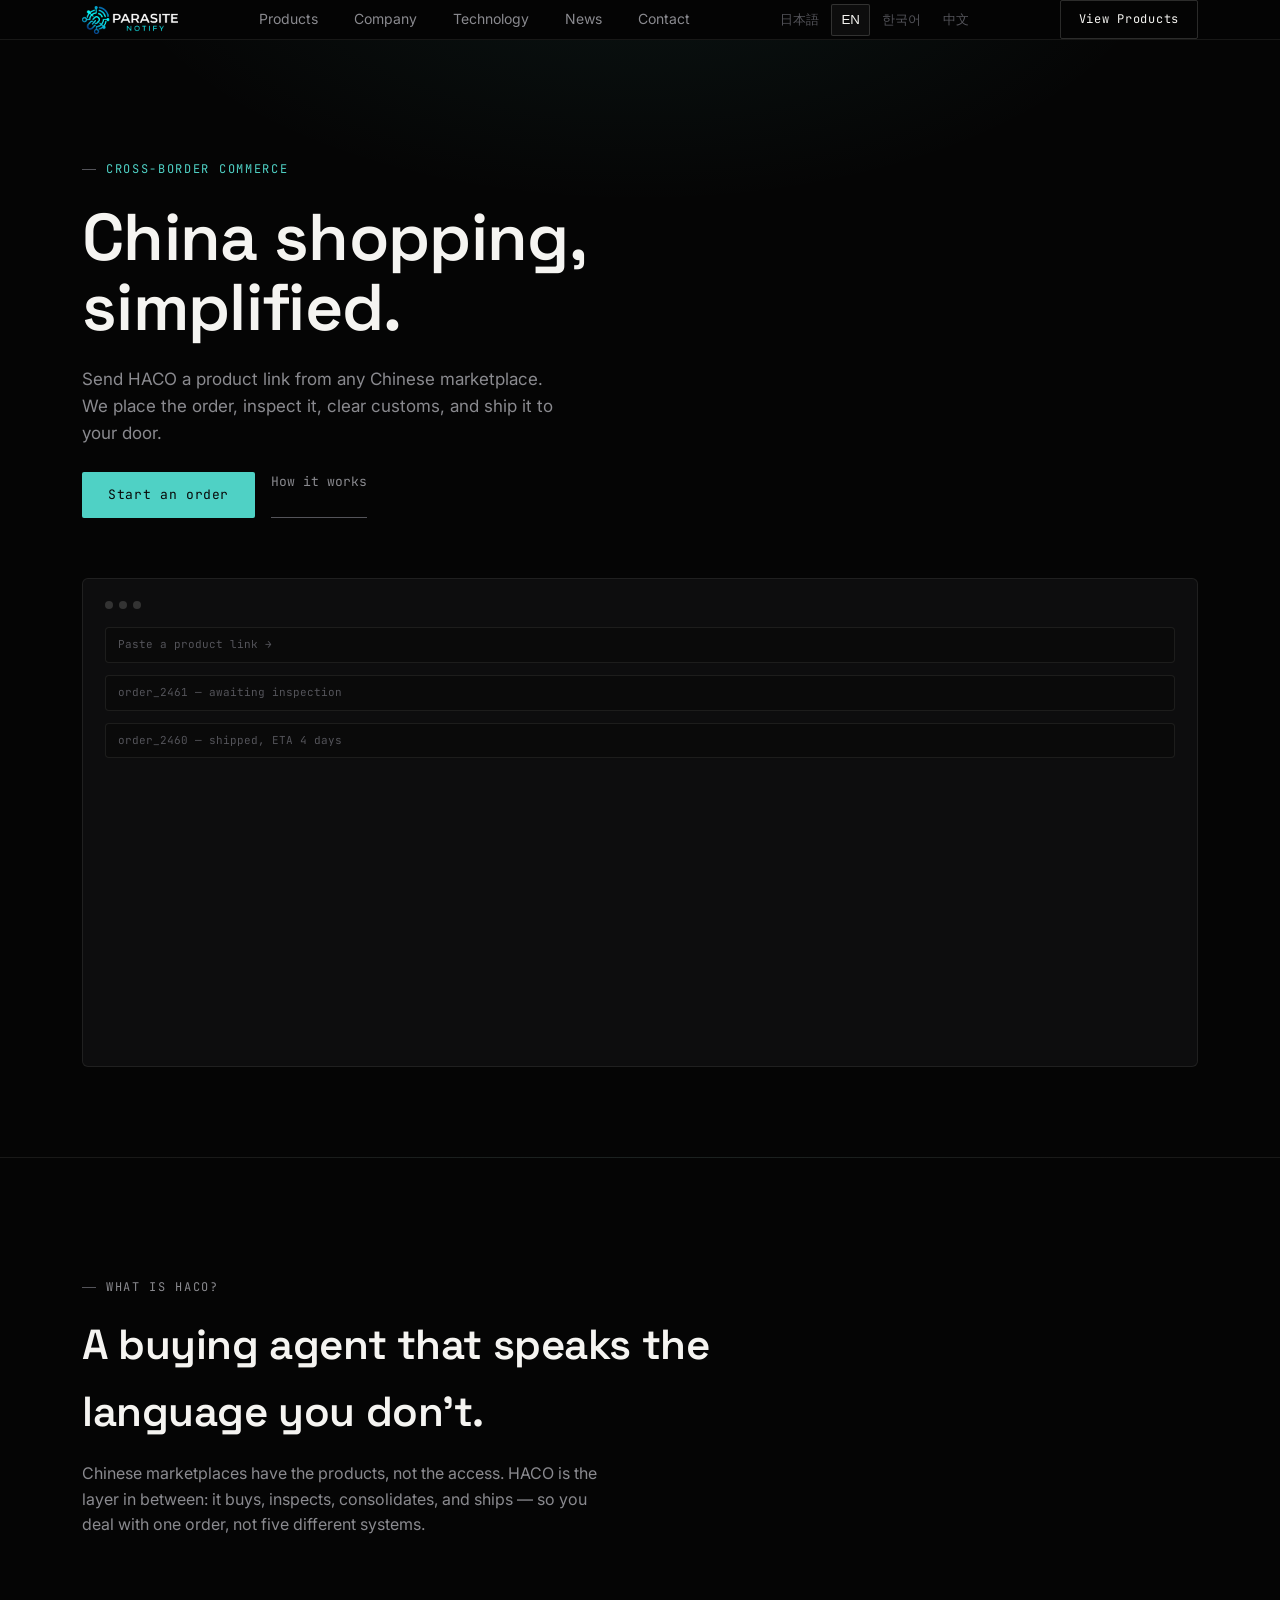
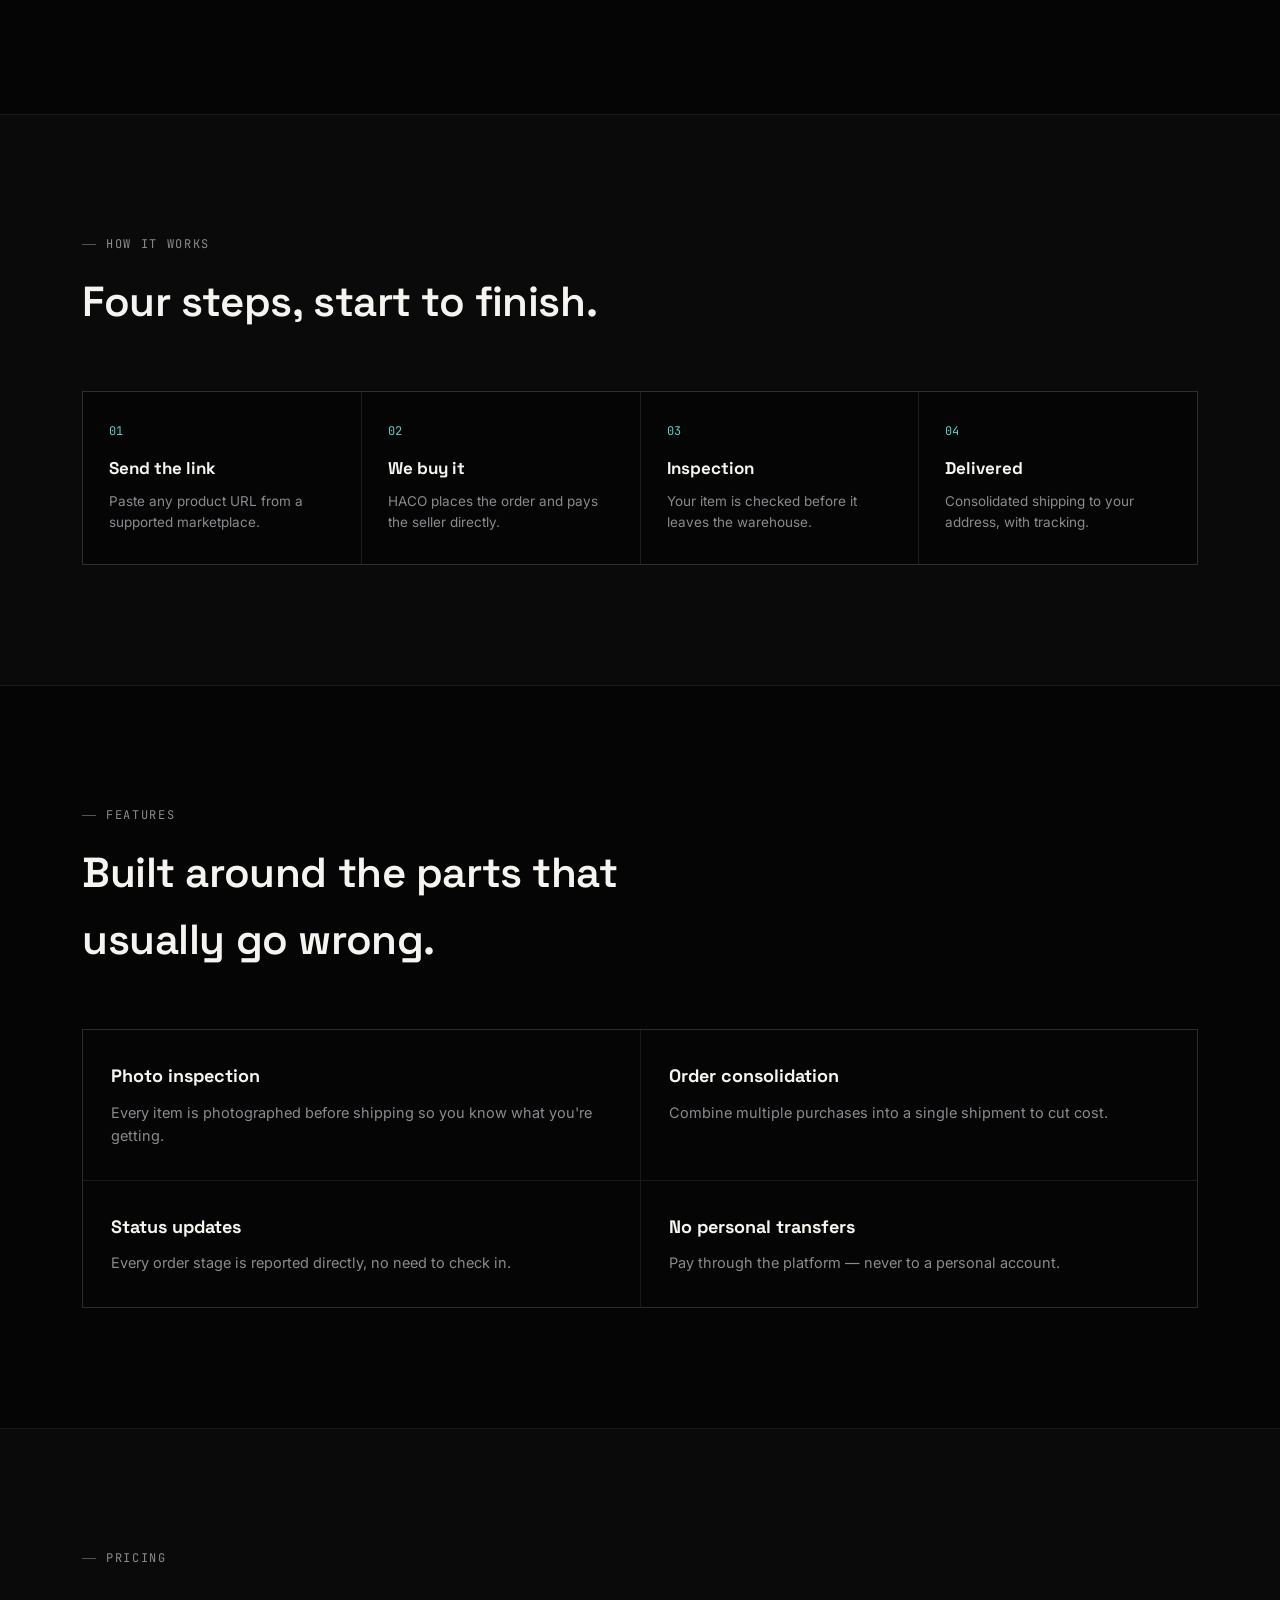
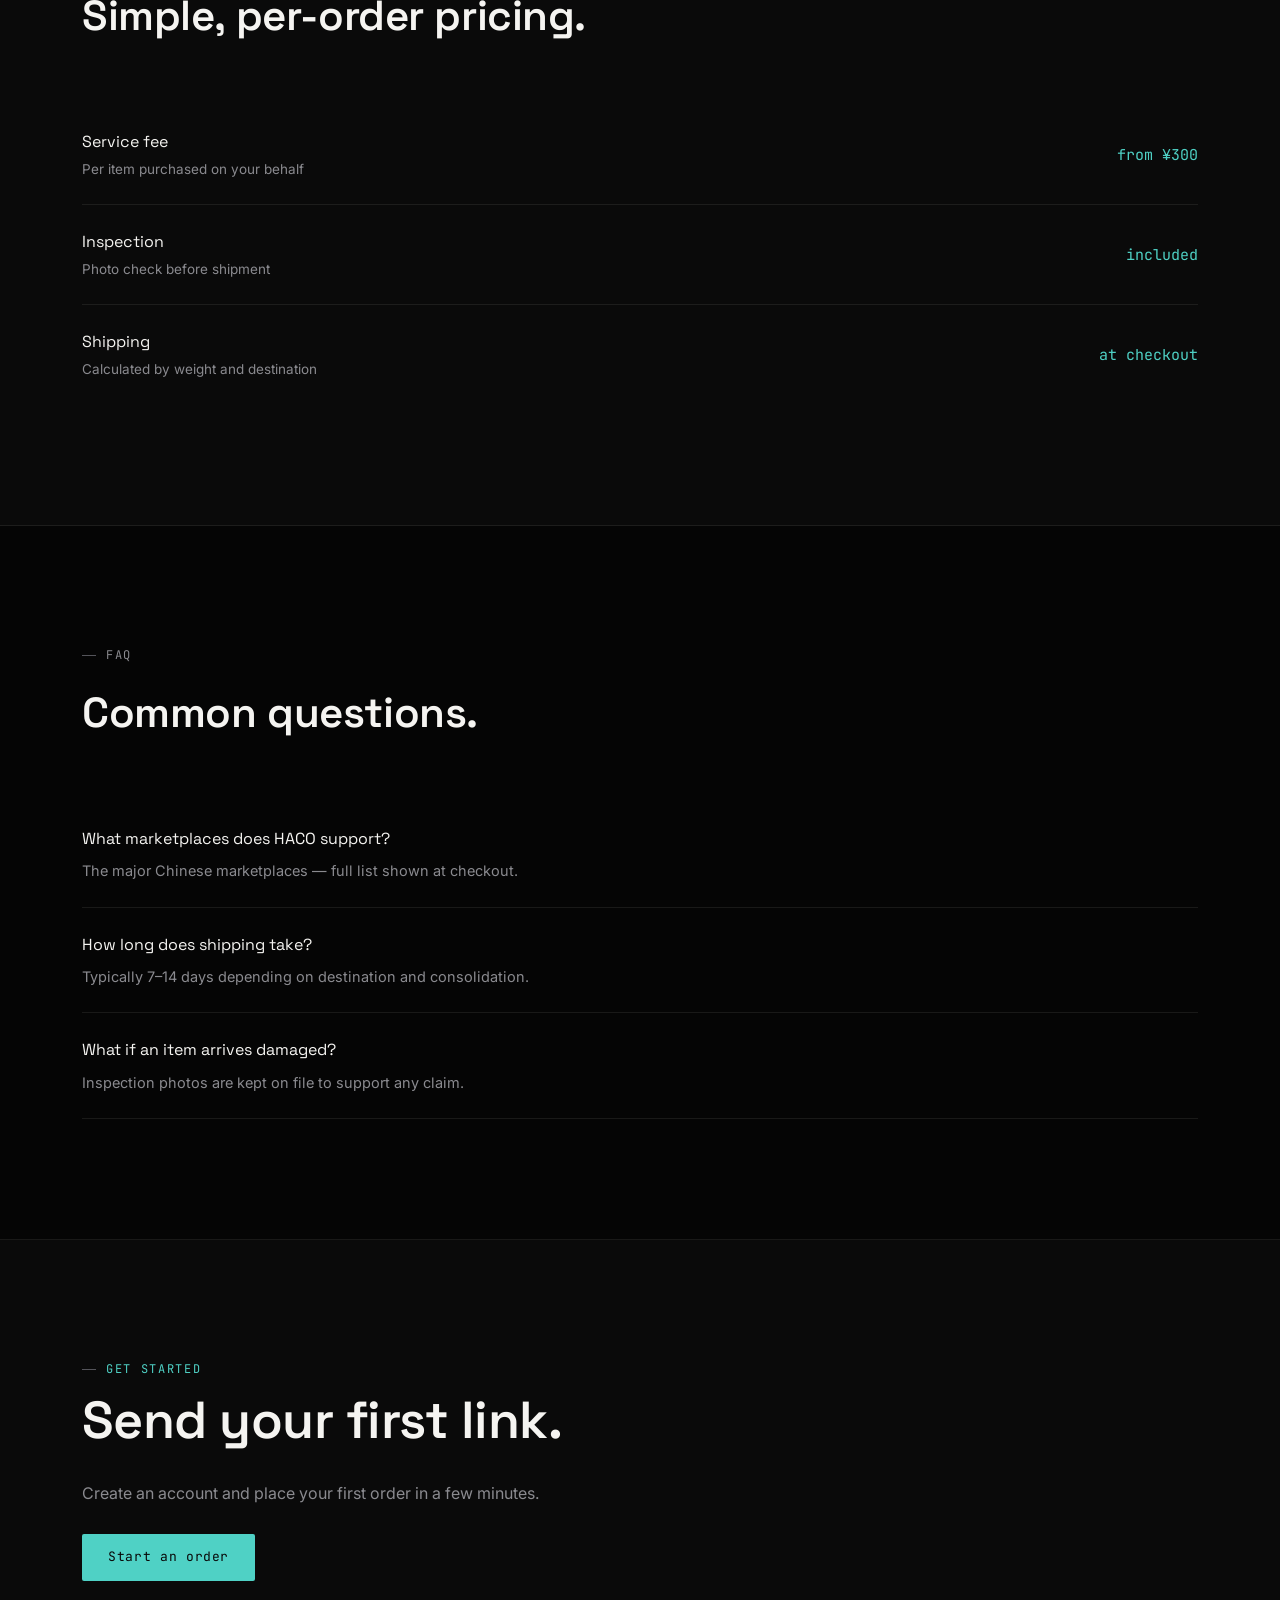
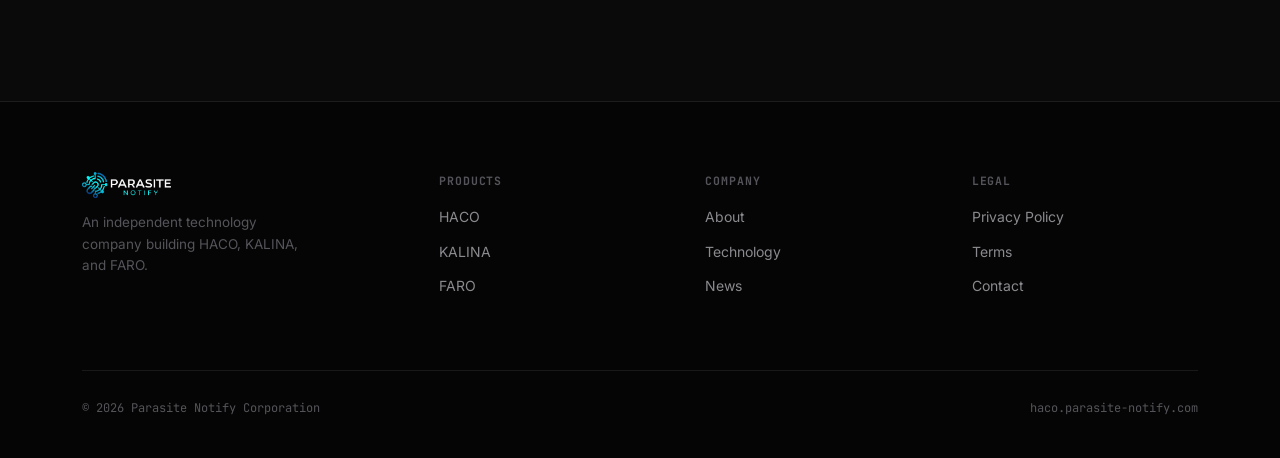
<file: haco.html>
<!DOCTYPE html>
<html lang="en">
<head>
<meta charset="UTF-8">
<meta name="viewport" content="width=device-width, initial-scale=1.0">
<title>HACO | Parasite Notify</title>
<meta name="description" content="HACO — buy from Chinese marketplaces and get it shipped home, without the language and logistics friction.">
<link rel="icon" type="image/png" sizes="32x32" href="favicon-32.png">
<link rel="icon" type="image/png" sizes="16x16" href="favicon-16.png">
<link rel="apple-touch-icon" sizes="180x180" href="favicon-180.png">
<link rel="preconnect" href="https://fonts.googleapis.com">
<link rel="preconnect" href="https://fonts.gstatic.com" crossorigin>
<link href="https://fonts.googleapis.com/css2?family=Space+Grotesk:wght@400;500;600;700&family=Inter:wght@400;500;600&family=JetBrains+Mono:wght@400;500&display=swap" rel="stylesheet">
<link rel="stylesheet" href="pn-system.css">
<style>
  :root{ --accent:var(--haco); }
  .hero{padding:120px 0 90px;background:radial-gradient(ellipse 900px 460px at 50% -10%, rgba(79,209,197,0.08), transparent 60%);border-bottom:1px solid var(--line);}
  .hero .wrap{display:flex;flex-direction:column;align-items:flex-start;gap:24px;}
  .hero-cat{color:var(--haco);}
  .hero h1{font-size:clamp(36px,6vw,66px);line-height:1.05;max-width:760px;}
  .hero p{font-size:17px;color:var(--ink-dim);max-width:480px;}
  .hero-visual{width:100%;margin-top:36px;aspect-ratio:16/7;}
  .steps{display:grid;grid-template-columns:repeat(4,1fr);gap:1px;background:var(--line);border:1px solid var(--line);}
  .step{background:var(--bg-0);padding:30px 26px;}
  .step .n{font-family:var(--mono);font-size:12px;color:var(--haco);margin-bottom:14px;}
  .step h4{font-family:var(--display);font-size:17px;margin-bottom:8px;}
  .step p{font-size:13.5px;color:var(--ink-dim);}
  .feature-grid{display:grid;grid-template-columns:repeat(2,1fr);gap:1px;background:var(--line);border:1px solid var(--line);}
  .feature{background:var(--bg-0);padding:32px 28px;}
  .feature h4{font-family:var(--display);font-size:18px;margin-bottom:10px;}
  .feature p{color:var(--ink-dim);font-size:14.5px;}
  .pricing-row{display:flex;justify-content:space-between;align-items:center;padding:24px 0;border-bottom:1px solid var(--line);}
  .pricing-row:last-child{border-bottom:none;}
  .pricing-row .t{font-family:var(--display);font-size:16px;}
  .pricing-row .d{color:var(--ink-dim);font-size:13.5px;margin-top:4px;}
  .pricing-row .p{font-family:var(--mono);font-size:15px;color:var(--haco);}
  .faq-item{border-bottom:1px solid var(--line);padding:24px 0;}
  .faq-item .q{font-family:var(--display);font-size:16px;margin-bottom:8px;}
  .faq-item .a{color:var(--ink-dim);font-size:14.5px;max-width:600px;}
  .cta-final{text-align:left;}
  .cta-final h2{font-size:clamp(30px,4.6vw,52px);max-width:640px;}
  .cta-final p{color:var(--ink-dim);margin-top:18px;max-width:460px;}
  @media(max-width:860px){ .steps,.feature-grid{grid-template-columns:1fr;} }
</style>
</head>
<body>

<header>
  <nav class="wrap">
    <a href="index.html" class="logo"><img src="full-logo.png" alt="Parasite Notify"></a>
    <div class="nav-links">
      <a href="index.html#products" data-i18n="nav.products">Products</a>
      <a href="index.html#company" data-i18n="nav.company">Company</a>
      <a href="index.html#technology" data-i18n="nav.technology">Technology</a>
      <a href="index.html#news" data-i18n="nav.news">News</a>
      <a href="index.html#contact" data-i18n="nav.contact">Contact</a>
    </div>
    <div class="lang-switch">
      <button data-lang="ja">日本語</button>
      <button data-lang="en">EN</button>
      <button data-lang="ko">한국어</button>
      <button data-lang="zh">中文</button>
    </div>
    <a href="index.html#products" class="nav-cta" data-i18n="nav.viewProducts">View Products</a>
    <button class="burger" id="burger" aria-label="Menu"><span></span><span></span><span></span></button>
  </nav>
  <div class="mobile-menu" id="mobileMenu">
    <div class="lang-switch">
      <button data-lang="ja">日本語</button>
      <button data-lang="en">EN</button>
      <button data-lang="ko">한국어</button>
      <button data-lang="zh">中文</button>
    </div>
    <a href="index.html#products" data-i18n="nav.products">Products</a>
    <a href="index.html#company" data-i18n="nav.company">Company</a>
    <a href="index.html#technology" data-i18n="nav.technology">Technology</a>
    <a href="index.html#news" data-i18n="nav.news">News</a>
    <a href="index.html#contact" data-i18n="nav.contact">Contact</a>
  </div>
</header>

<section class="hero">
  <div class="wrap">
    <div class="eyebrow hero-cat" data-i18n="haco.cat">Cross-border Commerce</div>
    <h1 class="reveal" data-i18n="haco.title">China shopping, simplified.</h1>
    <p class="reveal" data-i18n="haco.desc">Send HACO a product link from any Chinese marketplace. We place the order, inspect it, clear customs, and ship it to your door.</p>
    <div class="reveal" style="display:flex;gap:16px;">
      <a href="#" class="btn-accent" data-i18n="haco.ctaStart">Start an order</a>
      <a href="#how" class="btn-ghost" data-i18n="haco.ctaHow">How it works</a>
    </div>
    <div class="visual hero-visual reveal">
      <div class="mock-ui">
        <div class="mock-topbar"><div class="mock-dot"></div><div class="mock-dot"></div><div class="mock-dot"></div></div>
        <div class="mock-row">Paste a product link →</div>
        <div class="mock-row">order_2461 — awaiting inspection</div>
        <div class="mock-row">order_2460 — shipped, ETA 4 days</div>
      </div>
    </div>
  </div>
</section>

<section>
  <div class="wrap">
    <div class="section-head reveal">
      <div class="eyebrow" data-i18n="haco.whatEyebrow">What is HACO?</div>
      <h2 data-i18n="haco.whatTitle">A buying agent that speaks the language you don't.</h2>
      <p data-i18n="haco.whatDesc">Chinese marketplaces have the products, not the access. HACO is the layer in between: it buys, inspects, consolidates, and ships — so you deal with one order, not five different systems.</p>
    </div>
  </div>
</section>

<section id="how" class="alt">
  <div class="wrap">
    <div class="section-head reveal">
      <div class="eyebrow" data-i18n="haco.howEyebrow">How it works</div>
      <h2 data-i18n="haco.howTitle">Four steps, start to finish.</h2>
    </div>
    <div class="steps reveal">
      <div class="step"><div class="n">01</div><h4 data-i18n="haco.step1Title">Send the link</h4><p data-i18n="haco.step1Desc">Paste any product URL from a supported marketplace.</p></div>
      <div class="step"><div class="n">02</div><h4 data-i18n="haco.step2Title">We buy it</h4><p data-i18n="haco.step2Desc">HACO places the order and pays the seller directly.</p></div>
      <div class="step"><div class="n">03</div><h4 data-i18n="haco.step3Title">Inspection</h4><p data-i18n="haco.step3Desc">Your item is checked before it leaves the warehouse.</p></div>
      <div class="step"><div class="n">04</div><h4 data-i18n="haco.step4Title">Delivered</h4><p data-i18n="haco.step4Desc">Consolidated shipping to your address, with tracking.</p></div>
    </div>
  </div>
</section>

<section>
  <div class="wrap">
    <div class="section-head reveal">
      <div class="eyebrow" data-i18n="haco.featEyebrow">Features</div>
      <h2 data-i18n="haco.featTitle">Built around the parts that usually go wrong.</h2>
    </div>
    <div class="feature-grid reveal">
      <div class="feature"><h4 data-i18n="haco.feat1Title">Photo inspection</h4><p data-i18n="haco.feat1Desc">Every item is photographed before shipping so you know what you're getting.</p></div>
      <div class="feature"><h4 data-i18n="haco.feat2Title">Order consolidation</h4><p data-i18n="haco.feat2Desc">Combine multiple purchases into a single shipment to cut cost.</p></div>
      <div class="feature"><h4 data-i18n="haco.feat3Title">Status updates</h4><p data-i18n="haco.feat3Desc">Every order stage is reported directly, no need to check in.</p></div>
      <div class="feature"><h4 data-i18n="haco.feat4Title">No personal transfers</h4><p data-i18n="haco.feat4Desc">Pay through the platform — never to a personal account.</p></div>
    </div>
  </div>
</section>

<section class="alt">
  <div class="wrap">
    <div class="section-head reveal">
      <div class="eyebrow" data-i18n="haco.pricingEyebrow">Pricing</div>
      <h2 data-i18n="haco.pricingTitle">Simple, per-order pricing.</h2>
    </div>
    <div class="reveal">
      <div class="pricing-row"><div><div class="t" data-i18n="haco.price1Title">Service fee</div><div class="d" data-i18n="haco.price1Desc">Per item purchased on your behalf</div></div><div class="p" data-i18n="haco.price1Value">from ¥300</div></div>
      <div class="pricing-row"><div><div class="t" data-i18n="haco.price2Title">Inspection</div><div class="d" data-i18n="haco.price2Desc">Photo check before shipment</div></div><div class="p" data-i18n="haco.price2Value">included</div></div>
      <div class="pricing-row"><div><div class="t" data-i18n="haco.price3Title">Shipping</div><div class="d" data-i18n="haco.price3Desc">Calculated by weight and destination</div></div><div class="p" data-i18n="haco.price3Value">at checkout</div></div>
    </div>
  </div>
</section>

<section>
  <div class="wrap">
    <div class="section-head reveal">
      <div class="eyebrow" data-i18n="haco.faqEyebrow">FAQ</div>
      <h2 data-i18n="haco.faqTitle">Common questions.</h2>
    </div>
    <div class="reveal">
      <div class="faq-item"><div class="q" data-i18n="haco.faq1Q">What marketplaces does HACO support?</div><div class="a" data-i18n="haco.faq1A">The major Chinese marketplaces — full list shown at checkout.</div></div>
      <div class="faq-item"><div class="q" data-i18n="haco.faq2Q">How long does shipping take?</div><div class="a" data-i18n="haco.faq2A">Typically 7–14 days depending on destination and consolidation.</div></div>
      <div class="faq-item"><div class="q" data-i18n="haco.faq3Q">What if an item arrives damaged?</div><div class="a" data-i18n="haco.faq3A">Inspection photos are kept on file to support any claim.</div></div>
    </div>
  </div>
</section>

<section class="alt cta-final">
  <div class="wrap">
    <div class="eyebrow reveal" style="color:var(--haco)" data-i18n="haco.ctaEyebrow">Get started</div>
    <h2 class="reveal" data-i18n="haco.ctaTitle">Send your first link.</h2>
    <p class="reveal" data-i18n="haco.ctaDesc">Create an account and place your first order in a few minutes.</p>
    <div class="reveal" style="margin-top:28px;"><a href="#" class="btn-accent" data-i18n="haco.ctaBtn">Start an order</a></div>
  </div>
</section>

<footer>
  <div class="wrap">
    <div class="foot-grid">
      <div class="foot-col"><div class="logo"><img src="full-logo.png" alt="Parasite Notify"></div><p data-i18n="footer.tagline">An independent technology company building HACO, KALINA, and FARO.</p></div>
      <div class="foot-col"><h5 data-i18n="footer.productsHeading">Products</h5><a href="haco.html">HACO</a><a href="kalina.html">KALINA</a><a href="faro.html">FARO</a></div>
      <div class="foot-col"><h5 data-i18n="footer.companyHeading">Company</h5><a href="index.html#company" data-i18n="footer.about">About</a><a href="index.html#technology" data-i18n="footer.technology">Technology</a><a href="index.html#news" data-i18n="footer.news">News</a></div>
      <div class="foot-col"><h5 data-i18n="footer.legalHeading">Legal</h5><a href="#" data-i18n="footer.privacy">Privacy Policy</a><a href="#" data-i18n="footer.terms">Terms</a><a href="index.html#contact" data-i18n="footer.contact">Contact</a></div>
    </div>
    <div class="foot-bottom"><span>© 2026 Parasite Notify Corporation</span><span>haco.parasite-notify.com</span></div>
  </div>
</footer>

<script src="i18n.js"></script>
<script src="pn-system.js"></script>
</body>
</html>
</file>
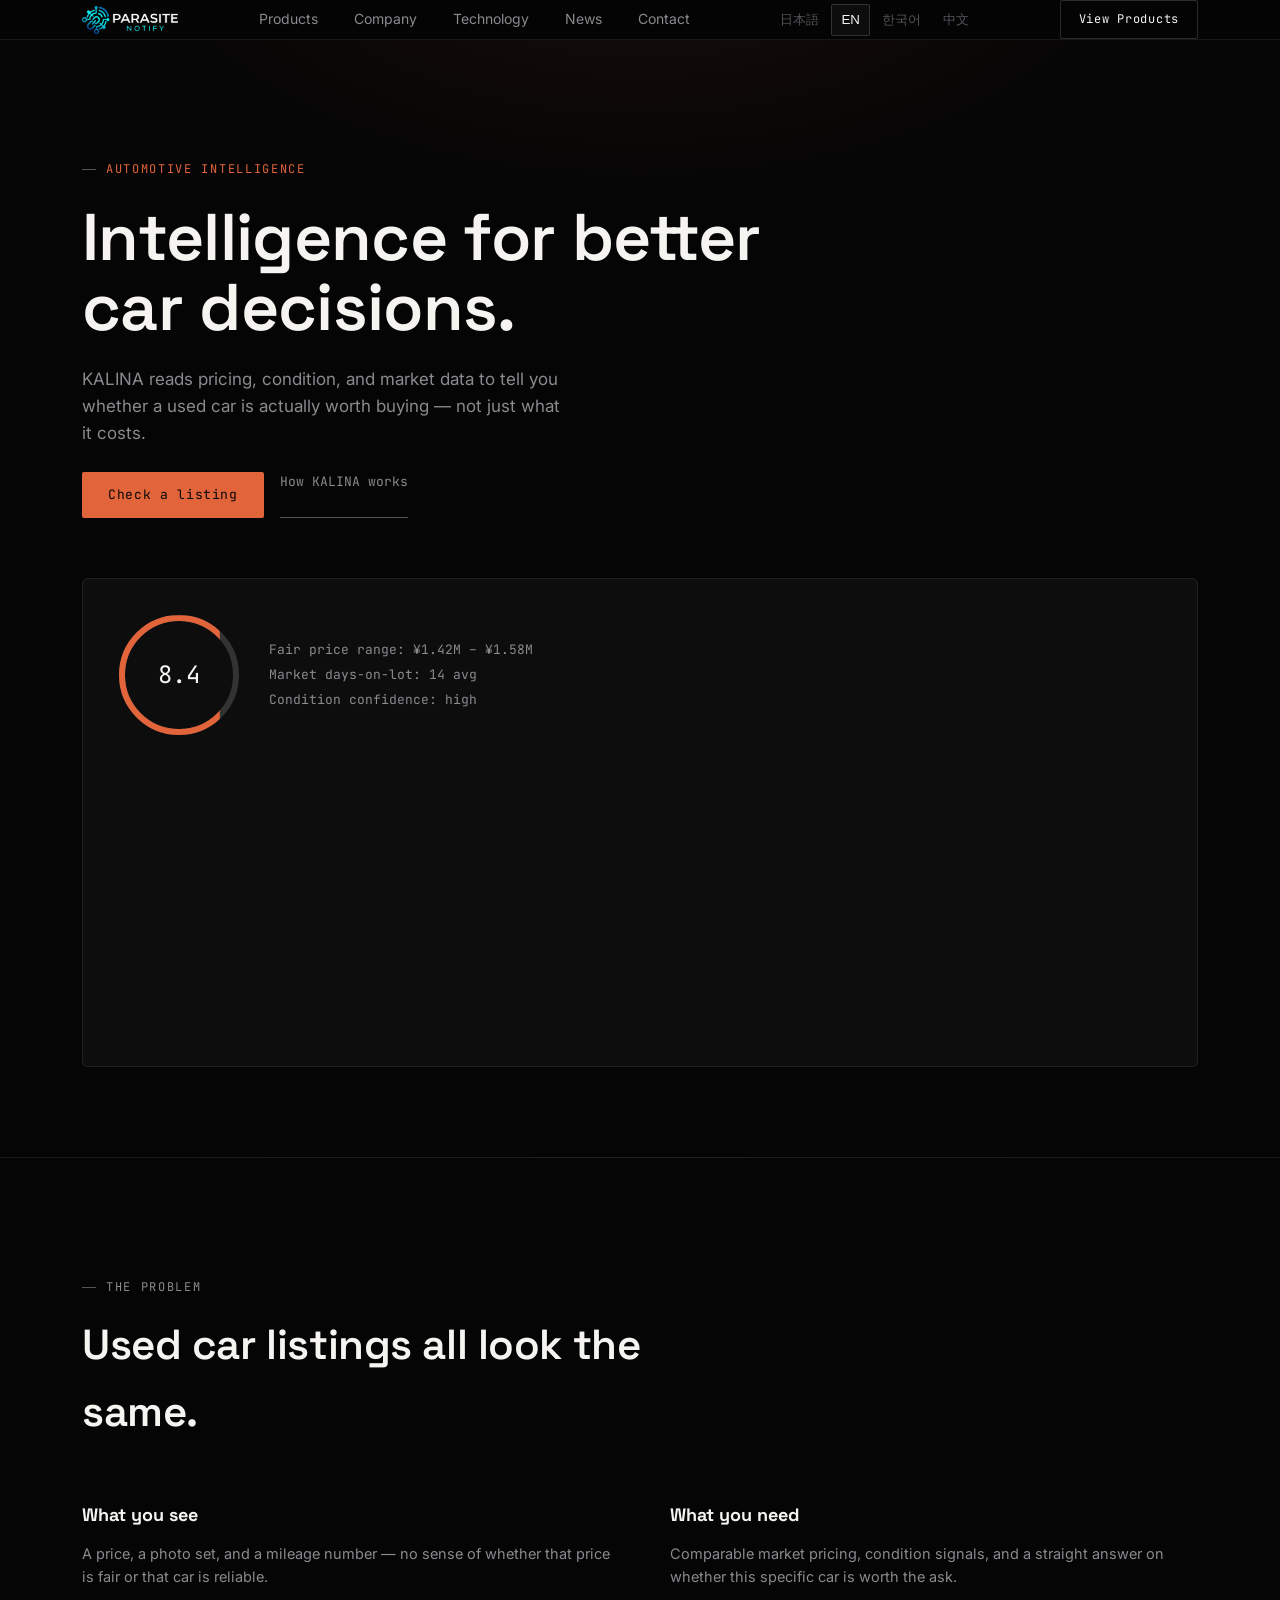
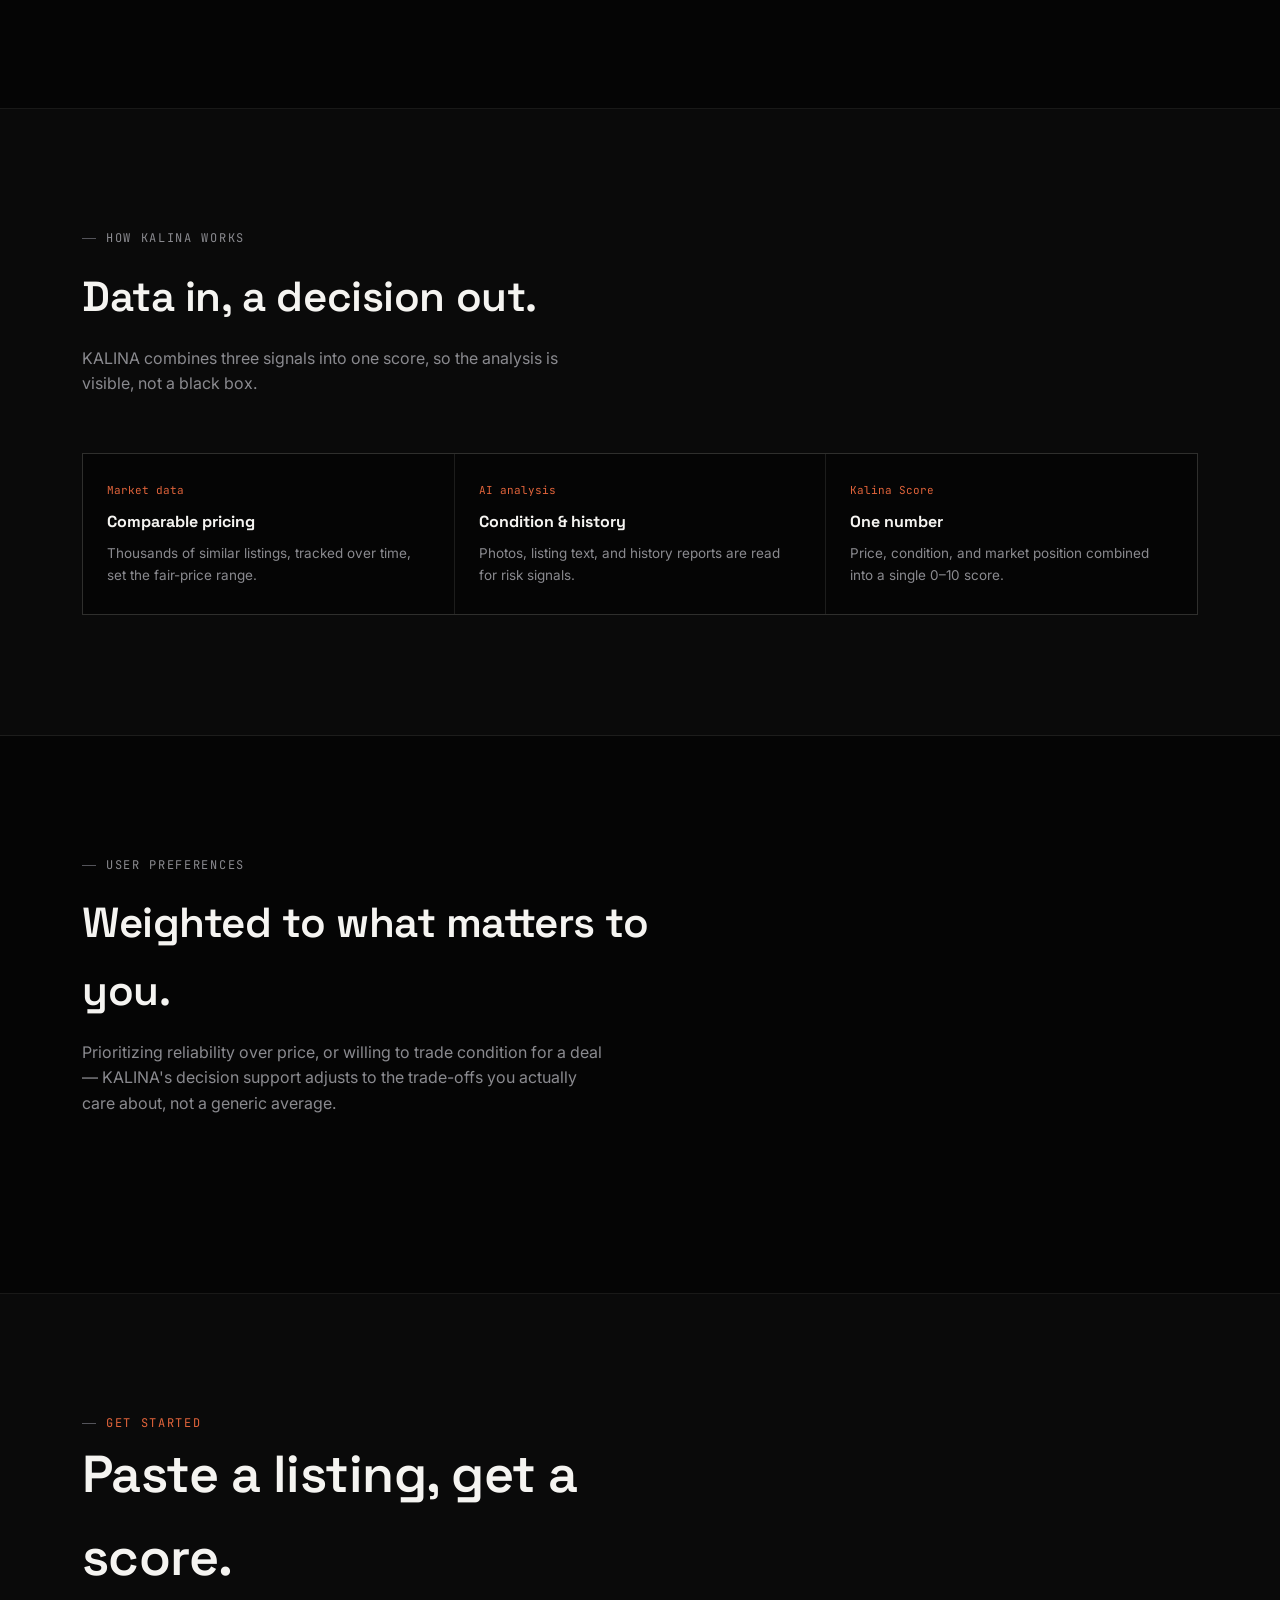
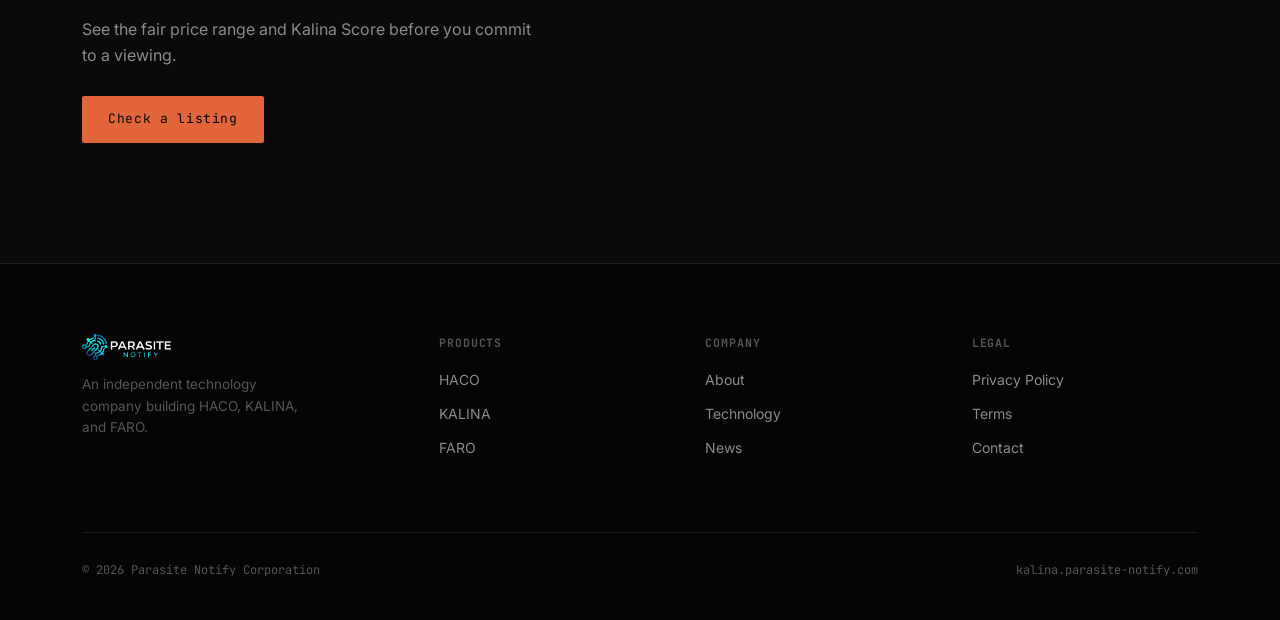
<file: kalina.html>
<!DOCTYPE html>
<html lang="en">
<head>
<meta charset="UTF-8">
<meta name="viewport" content="width=device-width, initial-scale=1.0">
<title>KALINA | Parasite Notify</title>
<meta name="description" content="KALINA — intelligence for better car decisions, powered by market data and analysis.">
<link rel="icon" type="image/png" sizes="32x32" href="favicon-32.png">
<link rel="icon" type="image/png" sizes="16x16" href="favicon-16.png">
<link rel="apple-touch-icon" sizes="180x180" href="favicon-180.png">
<link rel="preconnect" href="https://fonts.googleapis.com">
<link rel="preconnect" href="https://fonts.gstatic.com" crossorigin>
<link href="https://fonts.googleapis.com/css2?family=Space+Grotesk:wght@400;500;600;700&family=Inter:wght@400;500;600&family=JetBrains+Mono:wght@400;500&display=swap" rel="stylesheet">
<link rel="stylesheet" href="pn-system.css">
<style>
  :root{ --accent:var(--kalina); }
  .hero{padding:120px 0 90px;background:radial-gradient(ellipse 900px 460px at 50% -10%, rgba(226,100,59,0.09), transparent 60%);border-bottom:1px solid var(--line);}
  .hero .wrap{display:flex;flex-direction:column;align-items:flex-start;gap:24px;}
  .hero-cat{color:var(--kalina);}
  .hero h1{font-size:clamp(36px,6vw,66px);line-height:1.05;max-width:760px;}
  .hero p{font-size:17px;color:var(--ink-dim);max-width:480px;}
  .hero-visual{width:100%;margin-top:36px;aspect-ratio:16/7;}
  .score-visual{display:flex;align-items:center;gap:30px;padding:36px;}
  .score-ring{width:120px;height:120px;border-radius:50%;border:6px solid var(--line-strong);display:flex;align-items:center;justify-content:center;position:relative;flex-shrink:0;}
  .score-ring::before{content:'';position:absolute;inset:-6px;border-radius:50%;border:6px solid var(--kalina);clip-path:polygon(0 0,84% 0,84% 100%,0 100%);}
  .score-ring .num{font-family:var(--mono);font-size:24px;}
  .score-detail{font-family:var(--mono);font-size:13px;color:var(--ink-dim);line-height:1.9;}
  .problem-block{display:grid;grid-template-columns:1fr 1fr;gap:60px;}
  .problem-block .col h4{font-family:var(--display);font-size:18px;margin-bottom:12px;}
  .problem-block .col p{color:var(--ink-dim);font-size:14.5px;}
  .factor-list{display:grid;grid-template-columns:repeat(3,1fr);gap:1px;background:var(--line);border:1px solid var(--line);}
  .factor{background:var(--bg-0);padding:28px 24px;}
  .factor .n{font-family:var(--mono);font-size:11px;color:var(--kalina);margin-bottom:10px;}
  .factor h4{font-family:var(--display);font-size:16px;margin-bottom:8px;}
  .factor p{font-size:13.5px;color:var(--ink-dim);}
  .cta-final{text-align:left;}
  .cta-final h2{font-size:clamp(30px,4.6vw,52px);max-width:640px;}
  .cta-final p{color:var(--ink-dim);margin-top:18px;max-width:460px;}
  @media(max-width:860px){ .problem-block,.factor-list{grid-template-columns:1fr;} .score-visual{flex-direction:column;align-items:flex-start;} }
</style>
</head>
<body>

<header>
  <nav class="wrap">
    <a href="index.html" class="logo"><img src="full-logo.png" alt="Parasite Notify"></a>
    <div class="nav-links">
      <a href="index.html#products" data-i18n="nav.products">Products</a>
      <a href="index.html#company" data-i18n="nav.company">Company</a>
      <a href="index.html#technology" data-i18n="nav.technology">Technology</a>
      <a href="index.html#news" data-i18n="nav.news">News</a>
      <a href="index.html#contact" data-i18n="nav.contact">Contact</a>
    </div>
    <div class="lang-switch">
      <button data-lang="ja">日本語</button>
      <button data-lang="en">EN</button>
      <button data-lang="ko">한국어</button>
      <button data-lang="zh">中文</button>
    </div>
    <a href="index.html#products" class="nav-cta" data-i18n="nav.viewProducts">View Products</a>
    <button class="burger" id="burger" aria-label="Menu"><span></span><span></span><span></span></button>
  </nav>
  <div class="mobile-menu" id="mobileMenu">
    <div class="lang-switch">
      <button data-lang="ja">日本語</button>
      <button data-lang="en">EN</button>
      <button data-lang="ko">한국어</button>
      <button data-lang="zh">中文</button>
    </div>
    <a href="index.html#products" data-i18n="nav.products">Products</a>
    <a href="index.html#company" data-i18n="nav.company">Company</a>
    <a href="index.html#technology" data-i18n="nav.technology">Technology</a>
    <a href="index.html#news" data-i18n="nav.news">News</a>
    <a href="index.html#contact" data-i18n="nav.contact">Contact</a>
  </div>
</header>

<section class="hero">
  <div class="wrap">
    <div class="eyebrow hero-cat" data-i18n="kalina.cat">Automotive Intelligence</div>
    <h1 class="reveal" data-i18n="kalina.title">Intelligence for better car decisions.</h1>
    <p class="reveal" data-i18n="kalina.desc">KALINA reads pricing, condition, and market data to tell you whether a used car is actually worth buying — not just what it costs.</p>
    <div class="reveal" style="display:flex;gap:16px;">
      <a href="#" class="btn-accent" data-i18n="kalina.ctaCheck">Check a listing</a>
      <a href="#how" class="btn-ghost" data-i18n="kalina.ctaHow">How KALINA works</a>
    </div>
    <div class="visual hero-visual reveal">
      <div class="score-visual">
        <div class="score-ring"><span class="num">8.4</span></div>
        <div class="score-detail">
          Fair price range: ¥1.42M – ¥1.58M<br>
          Market days-on-lot: 14 avg<br>
          Condition confidence: high
        </div>
      </div>
    </div>
  </div>
</section>

<section>
  <div class="wrap">
    <div class="section-head reveal">
      <div class="eyebrow" data-i18n="kalina.problemEyebrow">The problem</div>
      <h2 data-i18n="kalina.problemTitle">Used car listings all look the same.</h2>
    </div>
    <div class="problem-block reveal">
      <div class="col"><h4 data-i18n="kalina.col1Title">What you see</h4><p data-i18n="kalina.col1Desc">A price, a photo set, and a mileage number — no sense of whether that price is fair or that car is reliable.</p></div>
      <div class="col"><h4 data-i18n="kalina.col2Title">What you need</h4><p data-i18n="kalina.col2Desc">Comparable market pricing, condition signals, and a straight answer on whether this specific car is worth the ask.</p></div>
    </div>
  </div>
</section>

<section id="how" class="alt">
  <div class="wrap">
    <div class="section-head reveal">
      <div class="eyebrow" data-i18n="kalina.howEyebrow">How KALINA works</div>
      <h2 data-i18n="kalina.howTitle">Data in, a decision out.</h2>
      <p data-i18n="kalina.howDesc">KALINA combines three signals into one score, so the analysis is visible, not a black box.</p>
    </div>
    <div class="factor-list reveal">
      <div class="factor"><div class="n" data-i18n="kalina.factor1Label">Market data</div><h4 data-i18n="kalina.factor1Title">Comparable pricing</h4><p data-i18n="kalina.factor1Desc">Thousands of similar listings, tracked over time, set the fair-price range.</p></div>
      <div class="factor"><div class="n" data-i18n="kalina.factor2Label">AI analysis</div><h4 data-i18n="kalina.factor2Title">Condition &amp; history</h4><p data-i18n="kalina.factor2Desc">Photos, listing text, and history reports are read for risk signals.</p></div>
      <div class="factor"><div class="n" data-i18n="kalina.factor3Label">Kalina Score</div><h4 data-i18n="kalina.factor3Title">One number</h4><p data-i18n="kalina.factor3Desc">Price, condition, and market position combined into a single 0–10 score.</p></div>
    </div>
  </div>
</section>

<section>
  <div class="wrap">
    <div class="section-head reveal">
      <div class="eyebrow" data-i18n="kalina.prefEyebrow">User preferences</div>
      <h2 data-i18n="kalina.prefTitle">Weighted to what matters to you.</h2>
      <p data-i18n="kalina.prefDesc">Prioritizing reliability over price, or willing to trade condition for a deal — KALINA's decision support adjusts to the trade-offs you actually care about, not a generic average.</p>
    </div>
  </div>
</section>

<section class="alt cta-final">
  <div class="wrap">
    <div class="eyebrow reveal" style="color:var(--kalina)" data-i18n="kalina.ctaEyebrow">Get started</div>
    <h2 class="reveal" data-i18n="kalina.ctaTitle">Paste a listing, get a score.</h2>
    <p class="reveal" data-i18n="kalina.ctaDesc">See the fair price range and Kalina Score before you commit to a viewing.</p>
    <div class="reveal" style="margin-top:28px;"><a href="#" class="btn-accent" data-i18n="kalina.ctaBtn">Check a listing</a></div>
  </div>
</section>

<footer>
  <div class="wrap">
    <div class="foot-grid">
      <div class="foot-col"><div class="logo"><img src="full-logo.png" alt="Parasite Notify"></div><p data-i18n="footer.tagline">An independent technology company building HACO, KALINA, and FARO.</p></div>
      <div class="foot-col"><h5 data-i18n="footer.productsHeading">Products</h5><a href="haco.html">HACO</a><a href="kalina.html">KALINA</a><a href="faro.html">FARO</a></div>
      <div class="foot-col"><h5 data-i18n="footer.companyHeading">Company</h5><a href="index.html#company" data-i18n="footer.about">About</a><a href="index.html#technology" data-i18n="footer.technology">Technology</a><a href="index.html#news" data-i18n="footer.news">News</a></div>
      <div class="foot-col"><h5 data-i18n="footer.legalHeading">Legal</h5><a href="#" data-i18n="footer.privacy">Privacy Policy</a><a href="#" data-i18n="footer.terms">Terms</a><a href="index.html#contact" data-i18n="footer.contact">Contact</a></div>
    </div>
    <div class="foot-bottom"><span>© 2026 Parasite Notify Corporation</span><span>kalina.parasite-notify.com</span></div>
  </div>
</footer>

<script src="i18n.js"></script>
<script src="pn-system.js"></script>
</body>
</html>
</file>
<file: pn-system.css>
:root{
  --bg-0:#050505; --bg-1:#0a0a0a; --bg-2:#0d0d0e;
  --line:rgba(245,244,241,0.08); --line-strong:rgba(245,244,241,0.16);
  --ink:#f5f4f1; --ink-dim:#8a8a8f; --ink-faint:#54545a;
  --pn:#e8a33d; --haco:#4fd1c5; --kalina:#e2643b; --faro:#6f8cff;
  --accent:var(--pn);
  --display:'Space Grotesk',sans-serif; --body:'Inter',sans-serif; --mono:'JetBrains Mono',monospace;
}
*{margin:0;padding:0;box-sizing:border-box;}
html{scroll-behavior:smooth;}
body{background:var(--bg-0);color:var(--ink);font-family:var(--body);font-size:16px;line-height:1.6;-webkit-font-smoothing:antialiased;overflow-x:hidden;}
::selection{background:var(--accent);color:#050505;}
a{color:inherit;text-decoration:none;}
img{max-width:100%;display:block;}
.wrap{max-width:1180px;margin:0 auto;padding:0 32px;}
.eyebrow{font-family:var(--mono);font-size:12px;letter-spacing:0.14em;text-transform:uppercase;color:var(--ink-dim);display:flex;align-items:center;gap:10px;}
.eyebrow::before{content:'';width:14px;height:1px;background:var(--ink-faint);}
h1,h2,h3{font-family:var(--display);font-weight:600;letter-spacing:-0.01em;}
.reveal{opacity:0;transform:translateY(24px);transition:opacity .8s cubic-bezier(.2,.7,.2,1),transform .8s cubic-bezier(.2,.7,.2,1);}
.reveal.in{opacity:1;transform:translateY(0);}

/* NAV */
header{position:sticky;top:0;z-index:100;background:rgba(5,5,5,0.72);backdrop-filter:blur(14px);border-bottom:1px solid var(--line);}
nav{display:flex;align-items:center;justify-content:space-between;padding:20px 32px;max-width:1180px;margin:0 auto;}
.logo{font-family:var(--display);font-weight:700;font-size:15px;letter-spacing:0.02em;display:flex;align-items:center;}
.logo img{height:28px;width:auto;display:block;}
.foot-col .logo img{height:26px;}
.nav-links{display:flex;gap:36px;font-size:14px;color:var(--ink-dim);}
.nav-links a{transition:color .25s ease;}
.nav-links a:hover{color:var(--ink);}
.nav-links a.active{color:var(--ink);}
.nav-cta{font-family:var(--mono);font-size:12px;letter-spacing:0.06em;border:1px solid var(--line-strong);padding:9px 18px;border-radius:2px;transition:border-color .25s ease,background .25s ease;}
.nav-cta:hover{border-color:var(--ink);background:rgba(245,244,241,0.04);}
.lang-switch{display:flex;gap:2px;font-family:var(--mono);font-size:11px;letter-spacing:0.04em;}
.lang-switch button{background:none;border:1px solid transparent;color:var(--ink-faint);padding:6px 9px;border-radius:2px;cursor:pointer;transition:color .2s ease,border-color .2s ease,background .2s ease;}
.lang-switch button:hover{color:var(--ink-dim);}
.lang-switch button.active{color:var(--ink);border-color:var(--line-strong);background:rgba(245,244,241,0.04);}
.mobile-menu .lang-switch{padding:16px 32px;gap:8px;border-bottom:1px solid var(--line);}
.mobile-menu .lang-switch button{padding:8px 12px;border:1px solid var(--line-strong);}
.burger{display:none;width:22px;height:16px;position:relative;cursor:pointer;background:none;border:0;}
.burger span{position:absolute;left:0;width:100%;height:1px;background:var(--ink);transition:all .3s ease;}
.burger span:nth-child(1){top:0;} .burger span:nth-child(2){top:7px;} .burger span:nth-child(3){top:14px;}
.mobile-menu{display:none;flex-direction:column;border-top:1px solid var(--line);}
.mobile-menu a{padding:18px 32px;border-bottom:1px solid var(--line);font-size:15px;color:var(--ink-dim);}
.mobile-menu.open{display:flex;}

/* generic */
section{padding:120px 0;border-bottom:1px solid var(--line);}
section.alt{background:var(--bg-1);}
.section-head{max-width:640px;margin-bottom:56px;}
.section-head h2{font-size:clamp(28px,3.4vw,42px);margin-top:14px;}
.section-head p{color:var(--ink-dim);margin-top:16px;font-size:16px;max-width:520px;}
.btn-primary{background:var(--ink);color:#080808;font-family:var(--mono);font-size:13px;letter-spacing:0.05em;padding:13px 26px;border-radius:2px;transition:opacity .25s ease;display:inline-block;}
.btn-primary:hover{opacity:0.82;}
.btn-accent{background:var(--accent);color:#080808;font-family:var(--mono);font-size:13px;letter-spacing:0.05em;padding:13px 26px;border-radius:2px;transition:opacity .25s ease;display:inline-block;}
.btn-accent:hover{opacity:0.85;}
.btn-ghost{font-family:var(--mono);font-size:13px;color:var(--ink-dim);border-bottom:1px solid var(--ink-faint);padding-bottom:2px;transition:color .25s ease,border-color .25s ease;}
.btn-ghost:hover{color:var(--ink);border-color:var(--ink);}

/* mock ui */
.mock-ui{position:absolute;inset:0;padding:22px;display:flex;flex-direction:column;gap:12px;font-family:var(--mono);font-size:11px;color:var(--ink-faint);}
.mock-topbar{display:flex;gap:6px;margin-bottom:6px;}
.mock-dot{width:8px;height:8px;border-radius:50%;background:var(--line-strong);}
.mock-row{min-height:34px;border:1px solid var(--line);border-radius:4px;display:flex;align-items:center;padding:8px 12px;background:var(--bg-1);}
.mock-bar{height:6px;border-radius:3px;background:var(--line-strong);}
.visual{border:1px solid var(--line);border-radius:6px;overflow:hidden;background:var(--bg-2);position:relative;}

/* footer */
footer{padding:70px 0 40px;}
.foot-grid{display:grid;grid-template-columns:1.4fr 1fr 1fr 1fr;gap:40px;margin-bottom:60px;}
.foot-col .logo{margin-bottom:14px;}
.foot-col p{color:var(--ink-faint);font-size:13.5px;max-width:220px;}
.foot-col h5{font-family:var(--mono);font-size:11.5px;letter-spacing:0.08em;text-transform:uppercase;color:var(--ink-faint);margin-bottom:16px;}
.foot-col a{display:block;font-size:14px;color:var(--ink-dim);margin-bottom:12px;transition:color .2s ease;}
.foot-col a:hover{color:var(--ink);}
.foot-bottom{display:flex;justify-content:space-between;align-items:center;padding-top:28px;border-top:1px solid var(--line);font-family:var(--mono);font-size:12px;color:var(--ink-faint);flex-wrap:wrap;gap:14px;}

@media (max-width:860px){
  .nav-links{display:none;}
  .burger{display:block;}
  .foot-grid{grid-template-columns:1fr 1fr;gap:36px;}
  section{padding:80px 0;}
}
</file>
